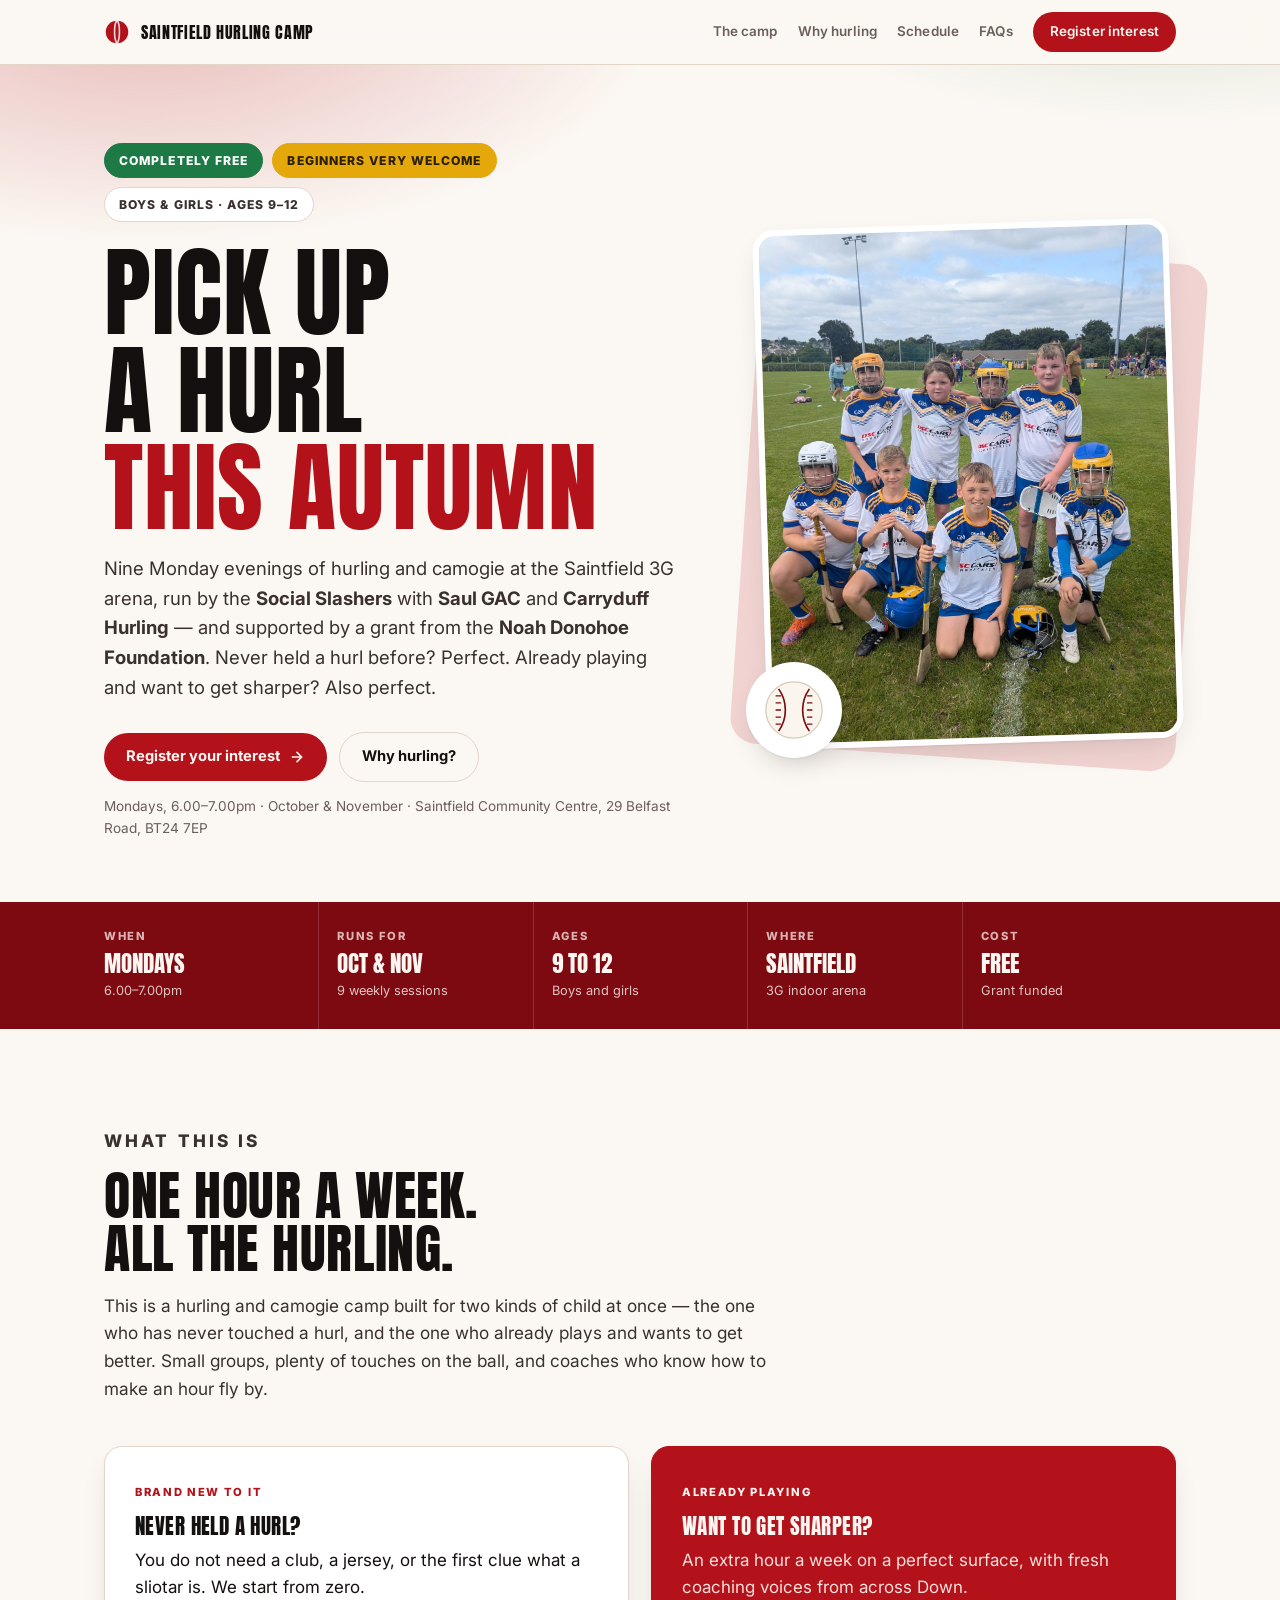
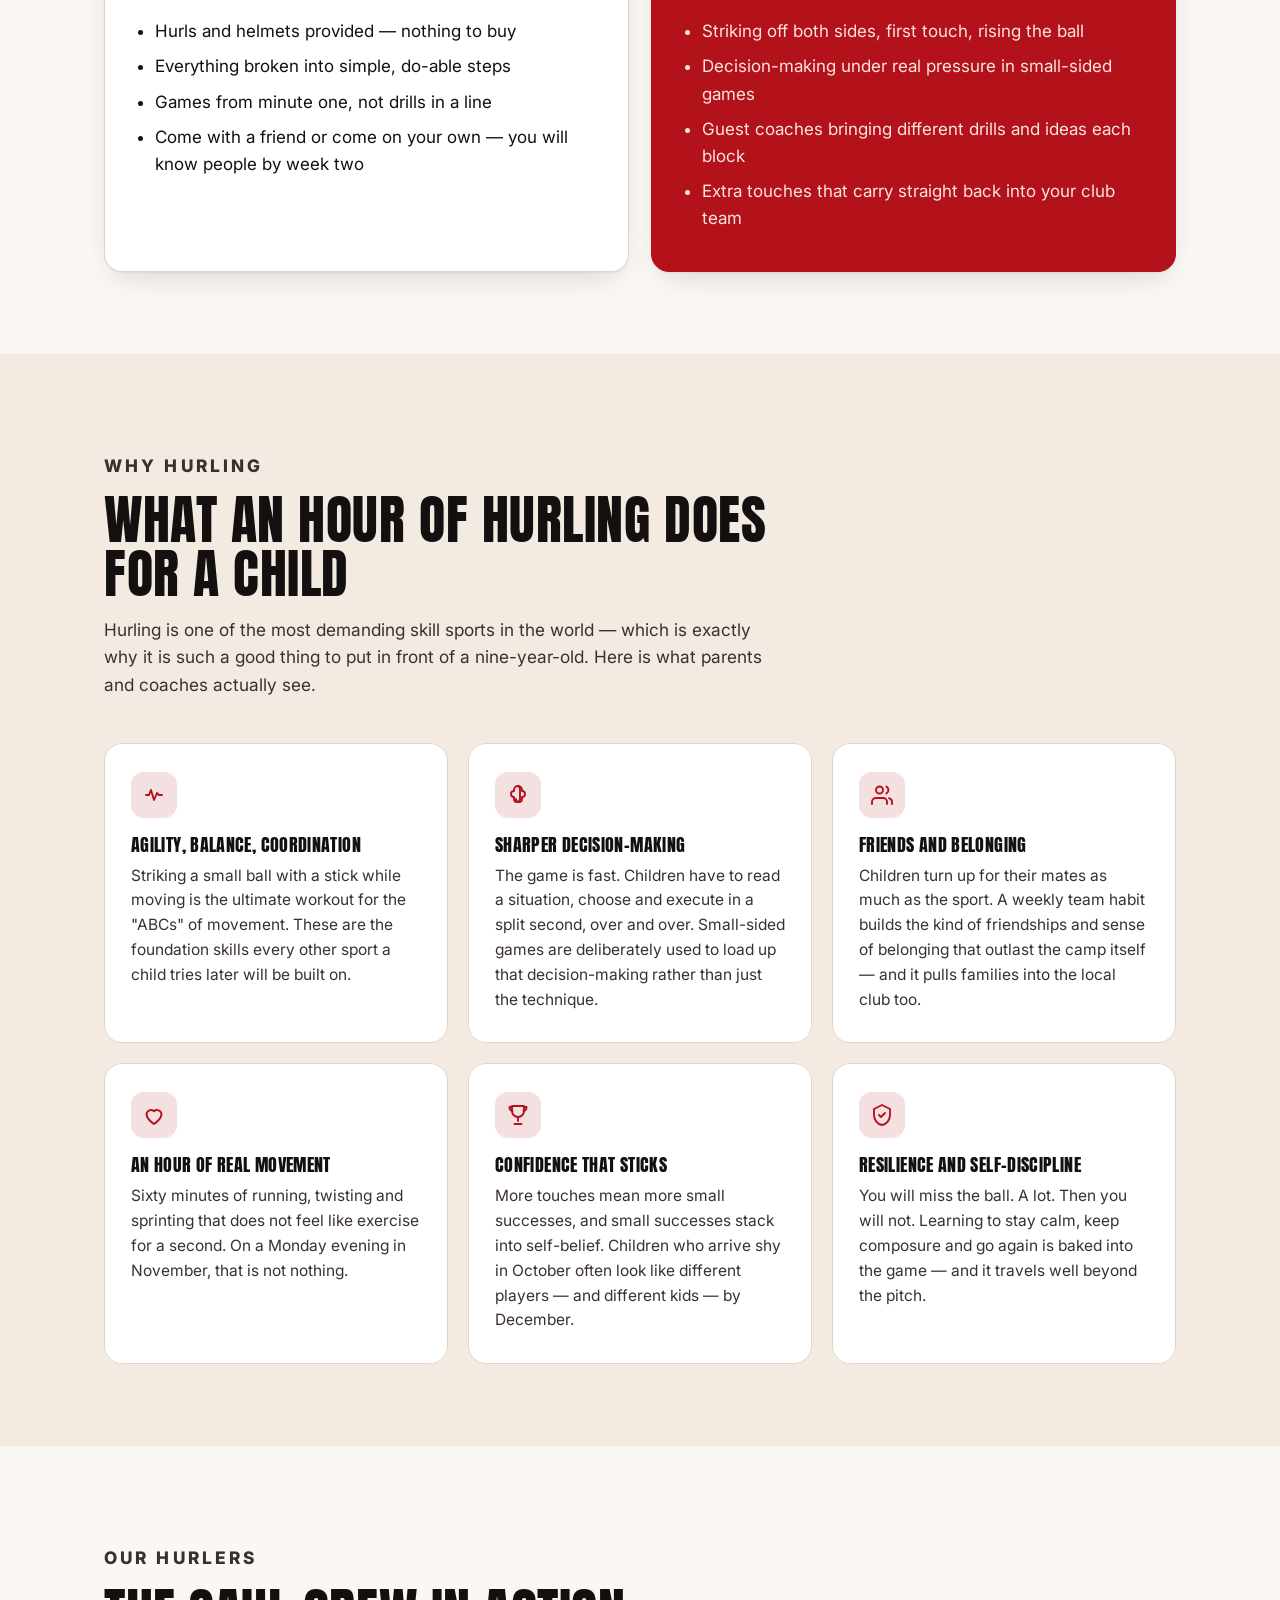
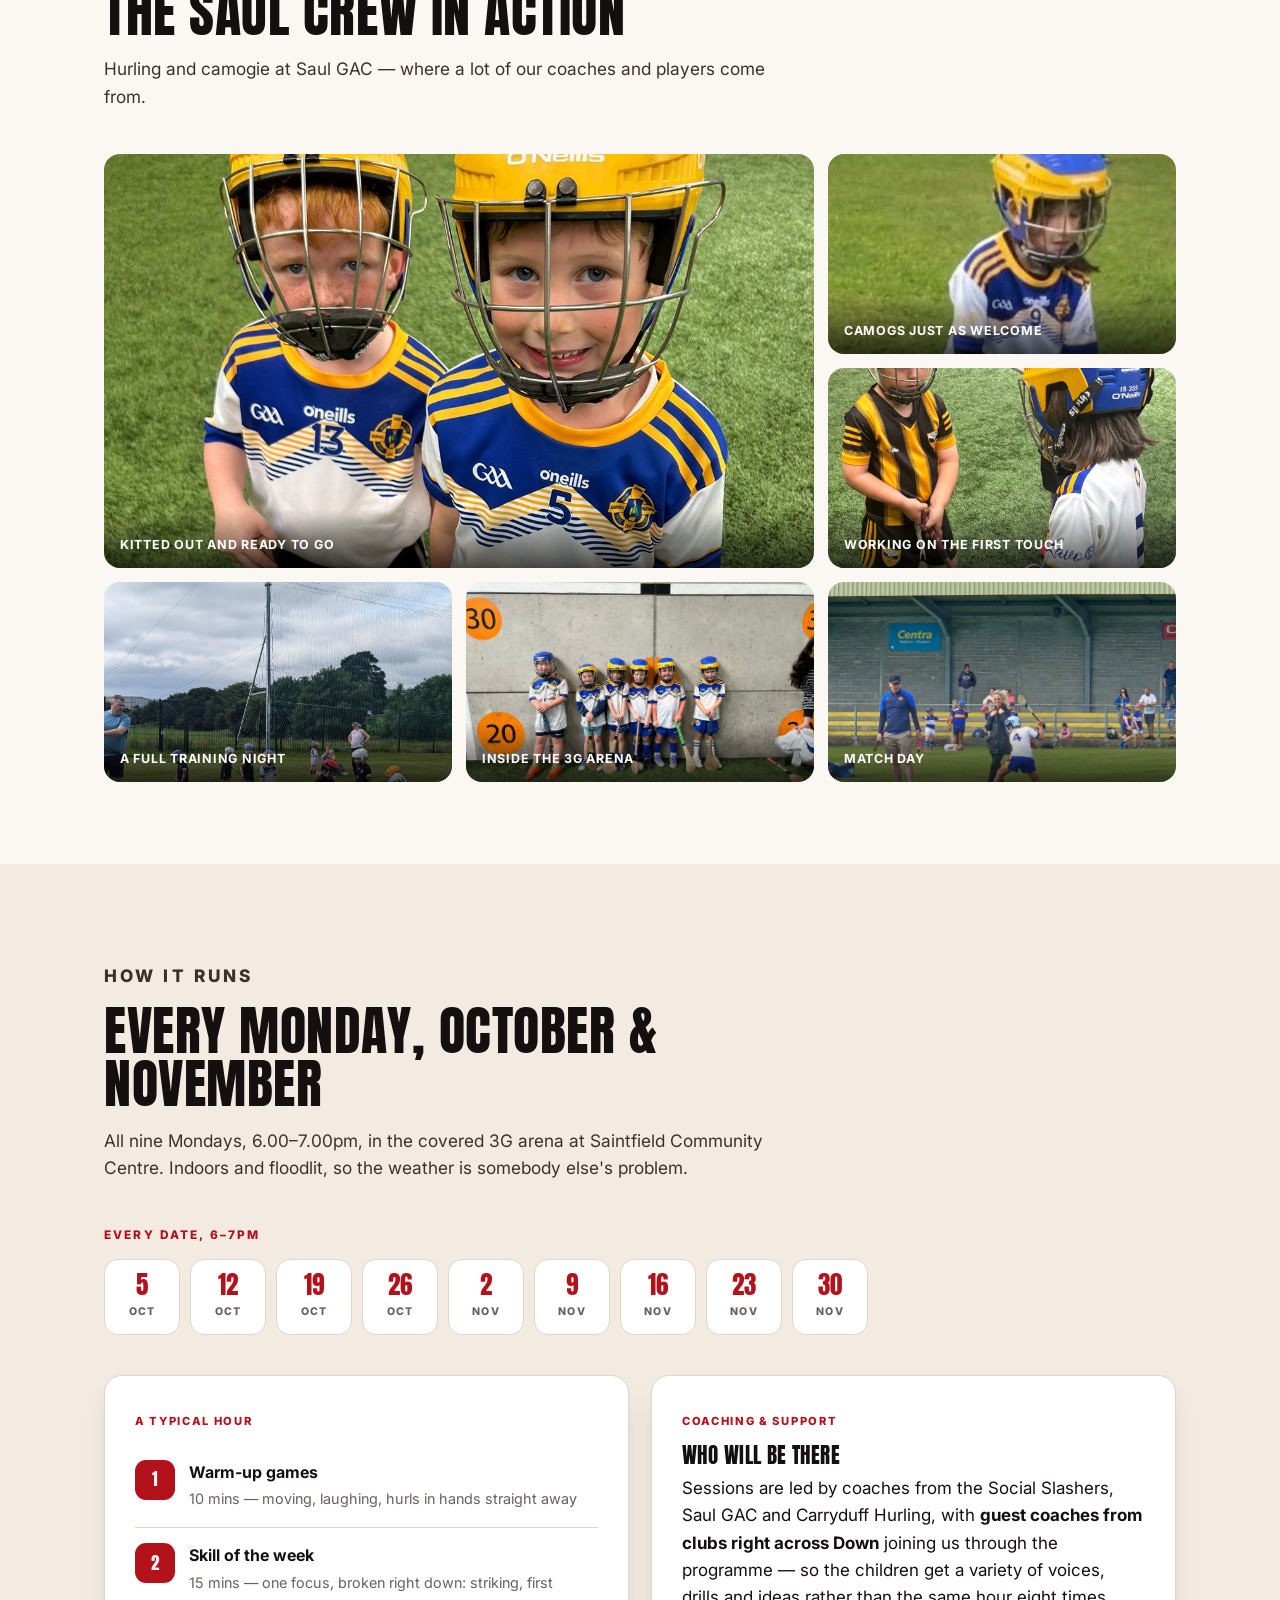
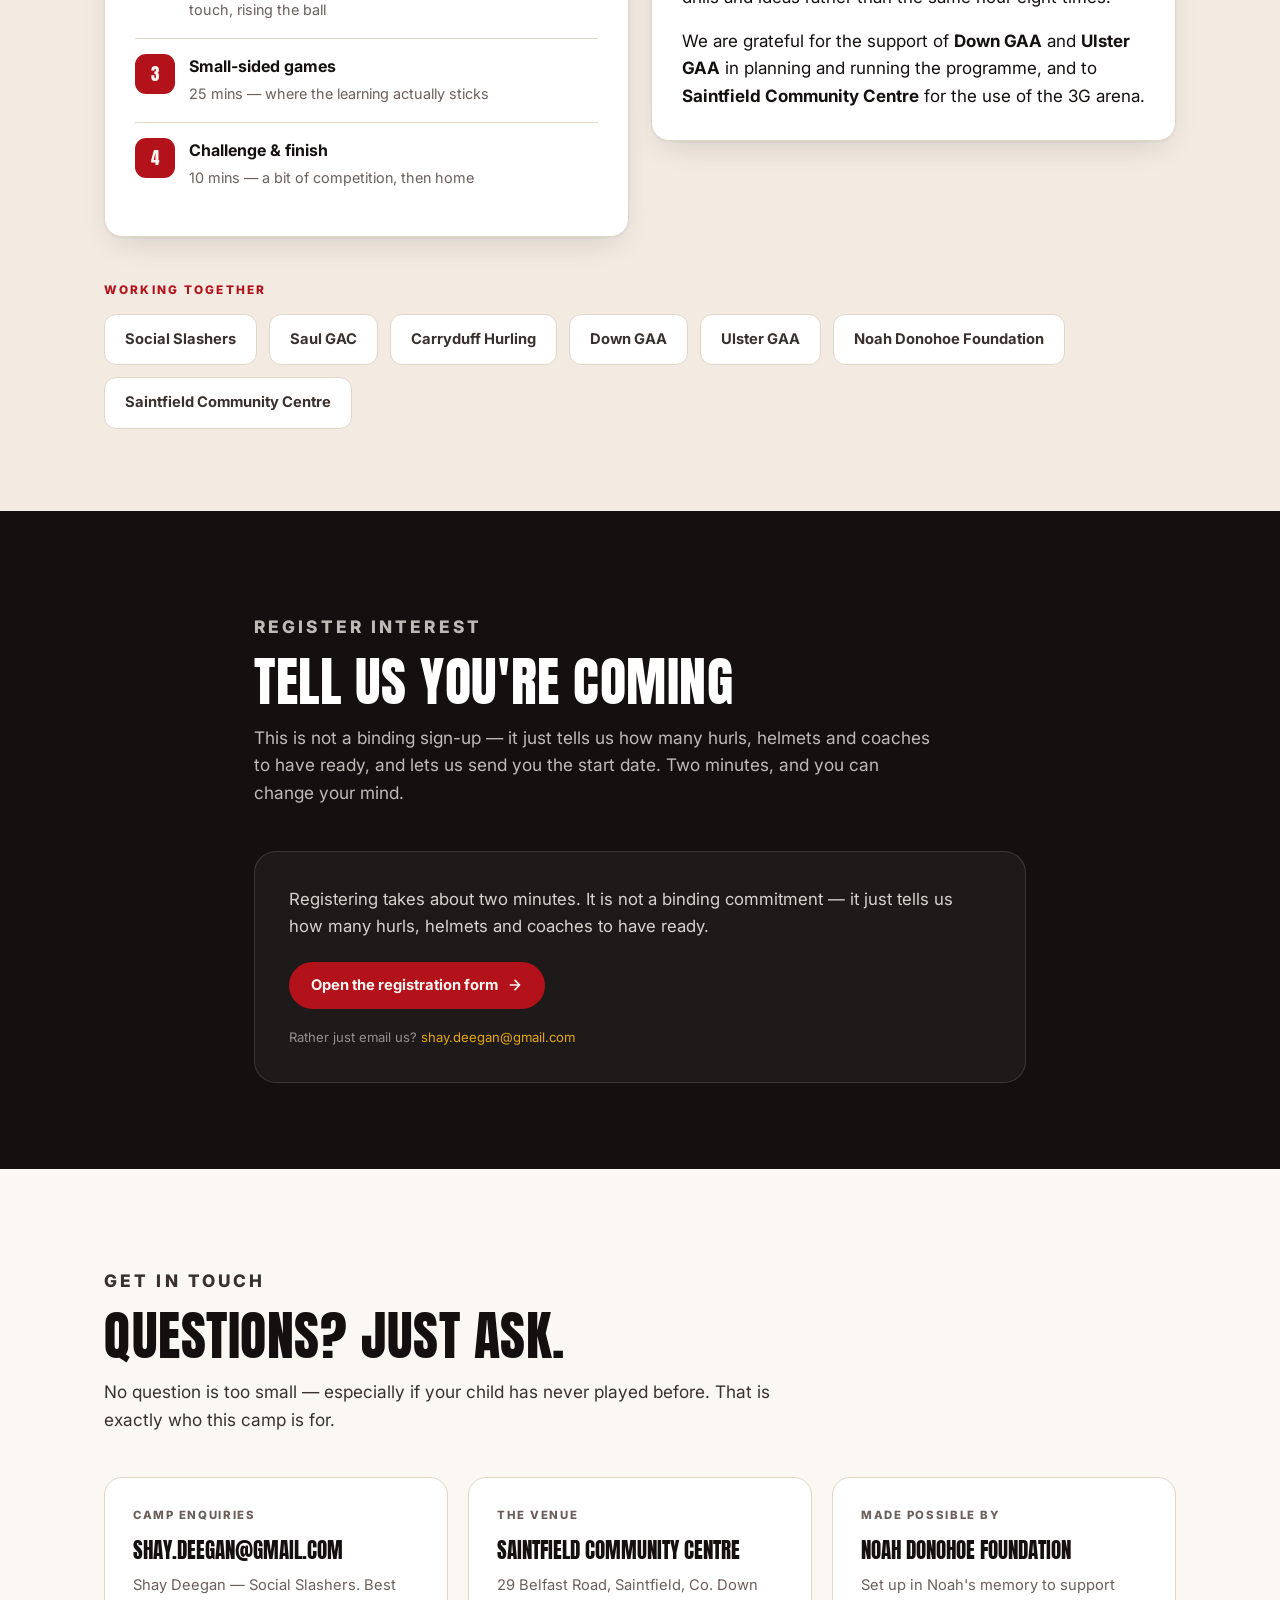
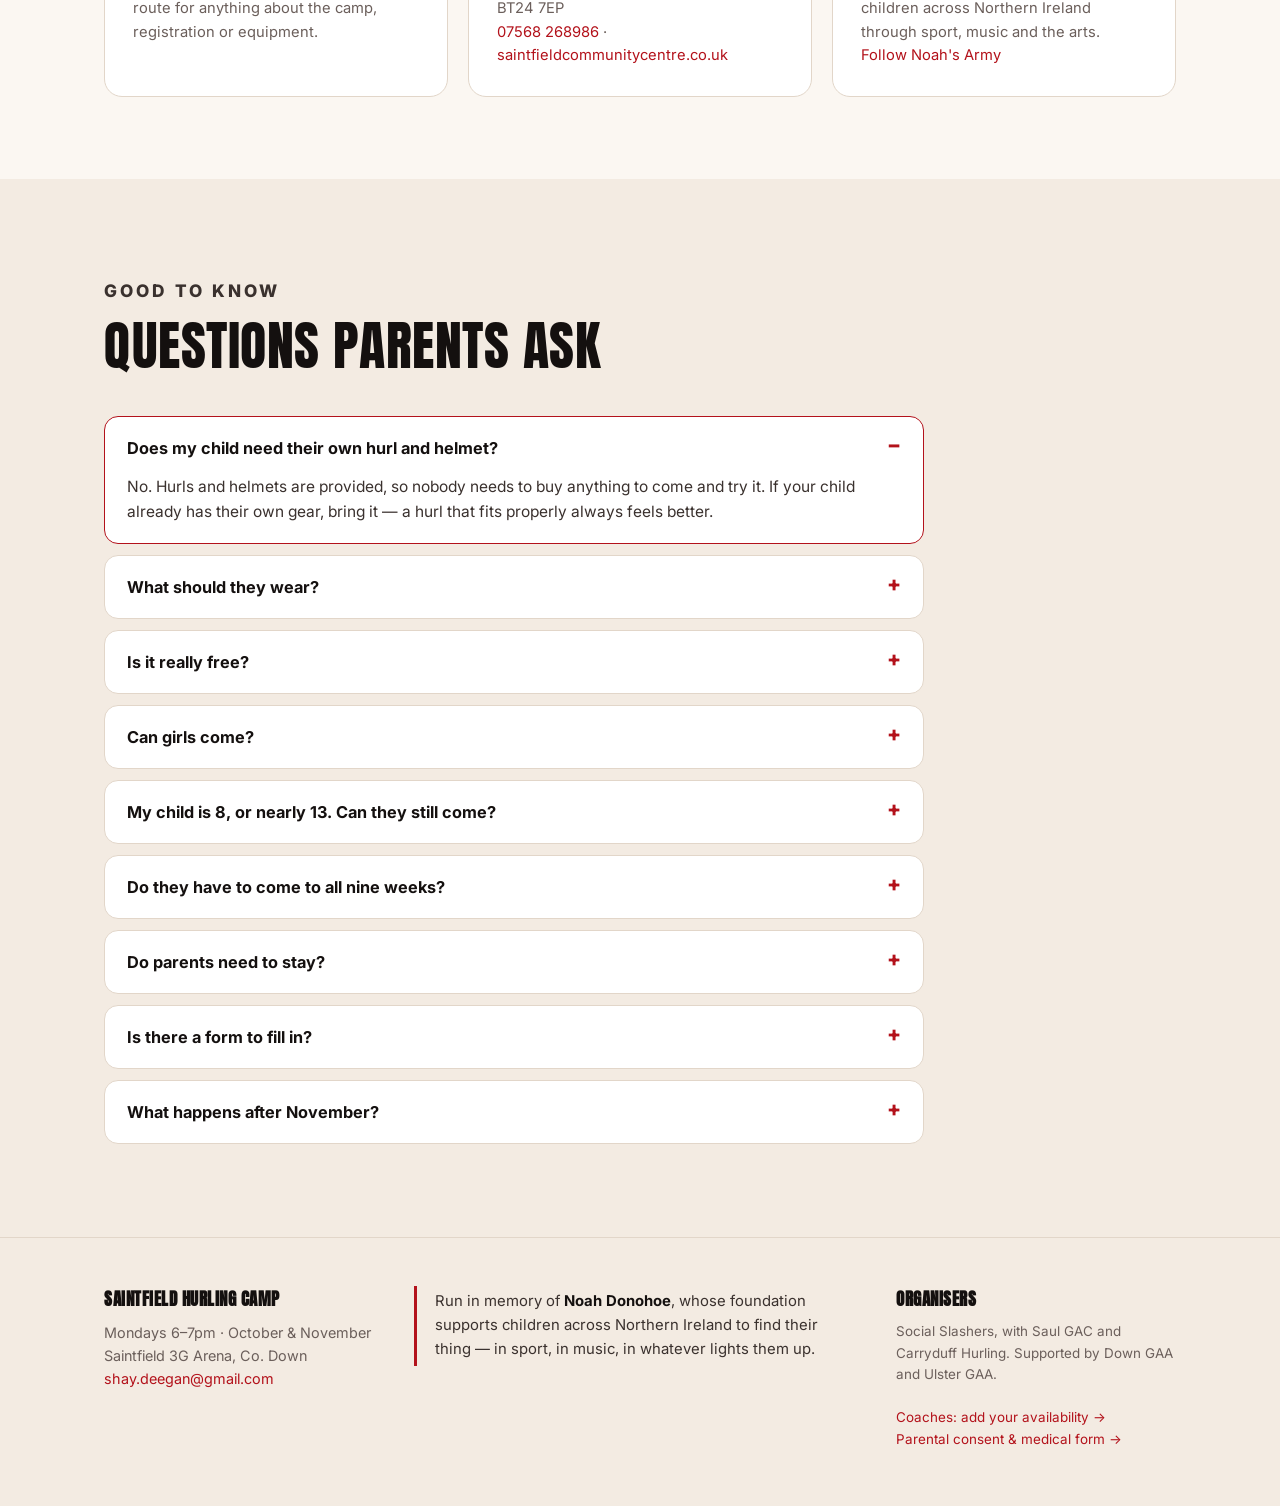
<file: index.html>
<!doctype html>
<html lang="en-GB">
<head>
<meta charset="utf-8">
<meta name="viewport" content="width=device-width,initial-scale=1,viewport-fit=cover">
<title>Saintfield Hurling Camp &mdash; free hurling &amp; camogie, ages 9&ndash;12</title>
<meta name="description" content="Free Monday-evening hurling and camogie for boys and girls aged 9 to 12 at the Saintfield 3G arena, October and November. Beginners very welcome. Hurls and helmets provided.">
<meta name="theme-color" content="#B3121B">
<meta property="og:type" content="website">
<meta property="og:title" content="Saintfield Hurling Camp — free, ages 9–12">
<meta property="og:description" content="Monday evenings 6–7pm, October and November, at the Saintfield 3G arena. Boys and girls, complete beginners very welcome. Hurls and helmets provided, no cost.">
<meta property="og:image" content="https://shaydeegan-code.github.io/saintfield-hurling-camp/team.jpg">
<meta property="og:url" content="https://shaydeegan-code.github.io/saintfield-hurling-camp/">
<meta name="twitter:card" content="summary_large_image">
<link rel="icon" href="data:image/svg+xml,<svg xmlns='http://www.w3.org/2000/svg' viewBox='0 0 100 100'><circle cx='50' cy='50' r='46' fill='%23B3121B'/><path d='M50 4c-13 12-13 80 0 92M50 4c13 12 13 80 0 92' stroke='%23fff' stroke-width='6' fill='none'/></svg>">
<link rel="stylesheet" href="style.css?v=2">
</head>
<body>
<nav>
  <div class="nav-in">
    <a class="brand" href="#top">
      <svg width="26" height="26" viewBox="0 0 24 24" aria-hidden="true">
        <circle cx="12" cy="12" r="10.4" fill="var(--red)"/>
        <path d="M12 1.6c-3 2.6-3 17.3 0 20.8M12 1.6c3 2.6 3 17.3 0 20.8" stroke="#fff" stroke-width="1.5" fill="none" opacity=".85"/>
      </svg>
      Saintfield Hurling Camp
    </a>
    <div class="nav-links">
      <a href="#about">The camp</a>
      <a href="#benefits">Why hurling</a>
      <a href="#schedule">Schedule</a>
      <a href="#faq">FAQs</a>
      <a class="btn btn-sm" href="#interest">Register interest</a>
    </div>
  </div>
</nav>

<div id="top"></div>

<!-- ============ HERO ============ -->
<header class="hero">
  <div class="hero-glow"></div>
  <div class="wrap hero-grid">
    <div>
      <div class="pill-row">
        <span class="pill free">Completely free</span>
        <span class="pill new">Beginners very welcome</span>
        <span class="pill">Boys &amp; girls · ages 9&ndash;12</span>
      </div>
      <h1>Pick up<br>a hurl<span class="line2">this autumn</span></h1>
      <p class="lede">
        Nine Monday evenings of hurling and camogie at the Saintfield 3G arena, run by
        the <strong>Social Slashers</strong> with <strong>Saul GAC</strong> and
        <strong>Carryduff Hurling</strong> &mdash; and supported by a grant from the
        <strong>Noah Donohoe Foundation</strong>. Never held a hurl before? Perfect.
        Already playing and want to get sharper? Also perfect.
      </p>
      <div class="hero-cta">
        <a class="btn" href="#interest">
          Register your interest
          <svg width="16" height="16" viewBox="0 0 24 24" fill="none" stroke="currentColor" stroke-width="2.4" stroke-linecap="round" stroke-linejoin="round" aria-hidden="true"><path d="M5 12h13M12 5l7 7-7 7"/></svg>
        </a>
        <a class="btn btn-ghost" href="#benefits">Why hurling?</a>
      </div>
      <p class="hero-note">Mondays, 6.00&ndash;7.00pm · October &amp; November · Saintfield Community Centre, 29 Belfast Road, BT24 7EP</p>
    </div>

    <div class="art">
      <div class="art-deco"></div>
      <div class="art-frame">
        <img src="team.jpg" alt="Saul GAC underage hurlers in club jerseys and helmets, holding their hurls on the pitch" width="1125" height="1500">
      </div>
      <div class="art-badge">
        <svg viewBox="0 0 100 100" aria-hidden="true" class="floaty">
          <circle cx="50" cy="50" r="44" fill="#FAF6EE" stroke="#D8CBB6" stroke-width="2"/>
          <path d="M26 17c14 20 14 46 0 66M74 17c-14 20-14 46 0 66" stroke="var(--red-deep)" stroke-width="2.6" fill="none"/>
          <g stroke="var(--red-deep)" stroke-width="2" stroke-linecap="round">
            <path d="M22 28h7M22 39h7M22 50h7M22 61h7M22 72h7"/>
            <path d="M71 28h7M71 39h7M71 50h7M71 61h7M71 72h7"/>
          </g>
        </svg>
      </div>
    </div>
  </div>

  <!-- fact strip -->
  <div class="facts">
    <div class="facts-in">
      <div class="fact"><div class="k">When</div><div class="v">Mondays</div><div class="s">6.00&ndash;7.00pm</div></div>
      <div class="fact"><div class="k">Runs for</div><div class="v">Oct &amp; Nov</div><div class="s">9 weekly sessions</div></div>
      <div class="fact"><div class="k">Ages</div><div class="v">9 to 12</div><div class="s">Boys and girls</div></div>
      <div class="fact"><div class="k">Where</div><div class="v">Saintfield</div><div class="s">3G indoor arena</div></div>
      <div class="fact"><div class="k">Cost</div><div class="v">Free</div><div class="s">Grant funded</div></div>
    </div>
  </div>
</header>

<!-- ============ ABOUT ============ -->
<section id="about">
  <div class="wrap">
    <div class="sec-head">
      <p class="eyebrow">What this is</p>
      <h2>One hour a week.<br>All the hurling.</h2>
      <p>
        This is a hurling and camogie camp built for two kinds of child at once &mdash; the one who
        has never touched a hurl, and the one who already plays and wants to get better.
        Small groups, plenty of touches on the ball, and coaches who know how to make
        an hour fly by.
      </p>
    </div>

    <div class="two">
      <div class="card">
        <span class="tag">Brand new to it</span>
        <h3>Never held a hurl?</h3>
        <p>You do not need a club, a jersey, or the first clue what a sliotar is. We start from zero.</p>
        <ul>
          <li>Hurls and helmets provided &mdash; nothing to buy</li>
          <li>Everything broken into simple, do-able steps</li>
          <li>Games from minute one, not drills in a line</li>
          <li>Come with a friend or come on your own &mdash; you will know people by week two</li>
        </ul>
      </div>
      <div class="card card-red">
        <span class="tag">Already playing</span>
        <h3>Want to get sharper?</h3>
        <p>An extra hour a week on a perfect surface, with fresh coaching voices from across Down.</p>
        <ul>
          <li>Striking off both sides, first touch, rising the ball</li>
          <li>Decision-making under real pressure in small-sided games</li>
          <li>Guest coaches bringing different drills and ideas each block</li>
          <li>Extra touches that carry straight back into your club team</li>
        </ul>
      </div>
    </div>
  </div>
</section>

<!-- ============ BENEFITS ============ -->
<section id="benefits" class="alt">
  <div class="wrap">
    <div class="sec-head">
      <p class="eyebrow">Why hurling</p>
      <h2>What an hour of hurling does for a child</h2>
      <p>
        Hurling is one of the most demanding skill sports in the world &mdash; which is
        exactly why it is such a good thing to put in front of a nine-year-old. Here is
        what parents and coaches actually see.
      </p>
    </div>

    <div class="grid3">
      <div class="ben">
        <div class="ico"><svg viewBox="0 0 24 24"><path d="M4 12h3l2-5 3 10 3-7 2 2h3"/></svg></div>
        <h3>Agility, balance, coordination</h3>
        <p>Striking a small ball with a stick while moving is the ultimate workout for the
        "ABCs" of movement. These are the foundation skills every other sport a child
        tries later will be built on.</p>
      </div>
      <div class="ben">
        <div class="ico"><svg viewBox="0 0 24 24"><path d="M12 3a4 4 0 0 0-4 4v1a3 3 0 0 0 0 6v2a3 3 0 0 0 6 0V7a4 4 0 0 0-2-4z"/><path d="M12 3a4 4 0 0 1 4 4v1a3 3 0 0 1 0 6v2a3 3 0 0 1-6 0"/></svg></div>
        <h3>Sharper decision-making</h3>
        <p>The game is fast. Children have to read a situation, choose and execute in a
        split second, over and over. Small-sided games are deliberately used to load up
        that decision-making rather than just the technique.</p>
      </div>
      <div class="ben">
        <div class="ico"><svg viewBox="0 0 24 24"><path d="M17 21v-2a4 4 0 0 0-4-4H6a4 4 0 0 0-4 4v2"/><circle cx="9.5" cy="7" r="3.5"/><path d="M22 21v-2a4 4 0 0 0-3-3.87M16.5 3.6a4 4 0 0 1 0 6.8"/></svg></div>
        <h3>Friends and belonging</h3>
        <p>Children turn up for their mates as much as the sport. A weekly team habit builds
        the kind of friendships and sense of belonging that outlast the camp itself &mdash;
        and it pulls families into the local club too.</p>
      </div>
      <div class="ben">
        <div class="ico"><svg viewBox="0 0 24 24"><path d="M12 21s-7.5-4.6-7.5-10A4.5 4.5 0 0 1 12 8.2 4.5 4.5 0 0 1 19.5 11c0 5.4-7.5 10-7.5 10z"/></svg></div>
        <h3>An hour of real movement</h3>
        <p>Sixty minutes of running, twisting and sprinting that does not feel like exercise
        for a second. On a Monday evening in November, that is not nothing.</p>
      </div>
      <div class="ben">
        <div class="ico"><svg viewBox="0 0 24 24"><path d="M6 3h12v5a6 6 0 0 1-12 0z"/><path d="M12 14v4M8.5 21h7"/><path d="M18 4h2.5a3.5 3.5 0 0 1-3 3.9M6 4H3.5a3.5 3.5 0 0 0 3 3.9"/></svg></div>
        <h3>Confidence that sticks</h3>
        <p>More touches mean more small successes, and small successes stack into
        self-belief. Children who arrive shy in October often look like different
        players &mdash; and different kids &mdash; by December.</p>
      </div>
      <div class="ben">
        <div class="ico"><svg viewBox="0 0 24 24"><path d="M12 2 4 6v6c0 5 3.4 9.2 8 10 4.6-.8 8-5 8-10V6z"/><path d="m9 12 2 2 4-4"/></svg></div>
        <h3>Resilience and self-discipline</h3>
        <p>You will miss the ball. A lot. Then you will not. Learning to stay calm, keep
        composure and go again is baked into the game &mdash; and it travels well beyond
        the pitch.</p>
      </div>
    </div>
  </div>
</section>

<!-- ============ GALLERY ============ -->
<section id="gallery">
  <div class="wrap">
    <div class="sec-head">
      <p class="eyebrow">Our hurlers</p>
      <h2>The Saul crew in action</h2>
      <p>Hurling and camogie at Saul GAC &mdash; where a lot of our coaches and players come from.</p>
    </div>

    <div class="gal">
      <figure class="big">
        <img src="pair-indoor.jpg" alt="Two young hurlers in helmets and club jerseys on the indoor 3G pitch, hurls in hand" loading="lazy">
        <figcaption>Kitted out and ready to go</figcaption>
      </figure>
      <figure>
        <img src="camog.jpg" alt="A young camogie player in a helmet crouching low over her hurl" loading="lazy">
        <figcaption>Camogs just as welcome</figcaption>
      </figure>
      <figure>
        <img src="first-touch.jpg" alt="Two children in helmets working on their first touch with hurls on the 3G surface" loading="lazy">
        <figcaption>Working on the first touch</figcaption>
      </figure>
      <figure>
        <img src="training.jpg" alt="A large group of children with hurls and helmets spread out across the pitch at a training session" loading="lazy">
        <figcaption>A full training night</figcaption>
      </figure>
      <figure>
        <img src="lineup-3g.jpg" alt="Six young hurlers lined up against the wall of the indoor 3G arena with their hurls" loading="lazy">
        <figcaption>Inside the 3G arena</figcaption>
      </figure>
      <figure>
        <img src="match.jpg" alt="A young hurler striking the ball during a match while a coach looks on" loading="lazy">
        <figcaption>Match day</figcaption>
      </figure>
    </div>
  </div>
</section>

<!-- ============ SCHEDULE ============ -->
<section id="schedule" class="alt">
  <div class="wrap">
    <div class="sec-head">
      <p class="eyebrow">How it runs</p>
      <h2>Every Monday, October &amp; November</h2>
      <p>All nine Mondays, 6.00&ndash;7.00pm, in the covered 3G arena at Saintfield Community
      Centre. Indoors and floodlit, so the weather is somebody else's problem.</p>
    </div>

    <p class="eyebrow">Every date, 6&ndash;7pm</p>
    <div class="dates">
      <div class="date"><span class="d">5</span><span class="m">Oct</span></div>
      <div class="date"><span class="d">12</span><span class="m">Oct</span></div>
      <div class="date"><span class="d">19</span><span class="m">Oct</span></div>
      <div class="date"><span class="d">26</span><span class="m">Oct</span></div>
      <div class="date"><span class="d">2</span><span class="m">Nov</span></div>
      <div class="date"><span class="d">9</span><span class="m">Nov</span></div>
      <div class="date"><span class="d">16</span><span class="m">Nov</span></div>
      <div class="date"><span class="d">23</span><span class="m">Nov</span></div>
      <div class="date"><span class="d">30</span><span class="m">Nov</span></div>
    </div>

    <div class="sched">
      <div class="card">
        <span class="tag">A typical hour</span>
        <div class="week"><div class="num">1</div><div class="txt"><strong>Warm-up games</strong><span>10 mins &mdash; moving, laughing, hurls in hands straight away</span></div></div>
        <div class="week"><div class="num">2</div><div class="txt"><strong>Skill of the week</strong><span>15 mins &mdash; one focus, broken right down: striking, first touch, rising the ball</span></div></div>
        <div class="week"><div class="num">3</div><div class="txt"><strong>Small-sided games</strong><span>25 mins &mdash; where the learning actually sticks</span></div></div>
        <div class="week"><div class="num">4</div><div class="txt"><strong>Challenge &amp; finish</strong><span>10 mins &mdash; a bit of competition, then home</span></div></div>
      </div>

      <div class="card">
        <span class="tag">Coaching &amp; support</span>
        <h3>Who will be there</h3>
        <p>Sessions are led by coaches from the Social Slashers, Saul GAC and Carryduff
        Hurling, with <strong>guest coaches from clubs right across Down</strong> joining us
        through the programme &mdash; so the children get a variety of voices, drills and ideas
        rather than the same hour eight times.</p>
        <p style="margin-bottom:0">We are grateful for the support of <strong>Down GAA</strong> and
        <strong>Ulster GAA</strong> in planning and running the programme, and to
        <strong>Saintfield Community Centre</strong> for the use of the 3G arena.</p>
      </div>
    </div>

    <div style="margin-top:44px">
      <p class="eyebrow">Working together</p>
      <div class="logos">
        <span class="logo">Social Slashers</span>
        <span class="logo">Saul GAC</span>
        <span class="logo">Carryduff Hurling</span>
        <span class="logo">Down GAA</span>
        <span class="logo">Ulster GAA</span>
        <span class="logo">Noah Donohoe Foundation</span>
        <span class="logo">Saintfield Community Centre</span>
      </div>
    </div>
  </div>
</section>

<!-- ============ INTEREST FORM ============ -->
<section id="interest">
  <div class="narrow">
    <div class="sec-head">
      <p class="eyebrow">Register interest</p>
      <h2>Tell us you're coming</h2>
      <p>This is not a binding sign-up &mdash; it just tells us how many hurls, helmets and
      coaches to have ready, and lets us send you the start date. Two minutes, and you can
      change your mind.</p>
    </div>

    <div class="form-shell" id="gform-cta" hidden>
      <p style="font-size:1.05rem;margin-bottom:22px;color:rgba(247,241,236,.86)">
        Registering takes about two minutes. It is not a binding commitment &mdash; it just
        tells us how many hurls, helmets and coaches to have ready.
      </p>
      <a class="btn" id="gform-link" href="#" target="_blank" rel="noopener">
        Open the registration form
        <svg width="16" height="16" viewBox="0 0 24 24" fill="none" stroke="currentColor" stroke-width="2.4" stroke-linecap="round" stroke-linejoin="round" aria-hidden="true"><path d="M5 12h13M12 5l7 7-7 7"/></svg>
      </a>
      <p class="hint" style="margin-top:18px">
        Rather just email us? <a href="mailto:shay.deegan@gmail.com?subject=Hurling%20camp%20interest" style="color:var(--gold)">shay.deegan@gmail.com</a>
      </p>
    </div>

    <div class="form-shell" id="builtin-form">
      <form id="f" novalidate>
        <div class="fields">
          <div>
            <label for="pname">Parent / guardian name</label>
            <input type="text" id="pname" name="pname" autocomplete="name" required>
          </div>
          <div>
            <label for="email">Email</label>
            <input type="email" id="email" name="email" autocomplete="email" required>
          </div>
          <div>
            <label for="phone">Mobile <span style="text-transform:none;letter-spacing:0;font-weight:400">(optional)</span></label>
            <input type="tel" id="phone" name="phone" autocomplete="tel">
          </div>
          <div>
            <label for="count">How many children?</label>
            <select id="count" name="count">
              <option>1</option><option>2</option><option>3</option><option>4 or more</option>
            </select>
          </div>
          <div class="full">
            <label for="kids">Child's first name and age</label>
            <input type="text" id="kids" name="kids" placeholder="e.g. Orla, 10 &nbsp;·&nbsp; Fiachra, 12" required>
            <p class="hint">List all children if you are registering more than one.</p>
          </div>
          <div>
            <label for="exp">Hurling experience</label>
            <select id="exp" name="exp">
              <option>Complete beginner &mdash; never played</option>
              <option>Tried it once or twice</option>
              <option>Plays at club / school already</option>
              <option>Mixed &mdash; see notes below</option>
            </select>
          </div>
          <div>
            <label for="club">School or club <span style="text-transform:none;letter-spacing:0;font-weight:400">(optional)</span></label>
            <input type="text" id="club" name="club" placeholder="e.g. Saul GAC, Carryduff, none yet">
          </div>
          <div class="full">
            <label for="notes">Anything we should know? <span style="text-transform:none;letter-spacing:0;font-weight:400">(optional)</span></label>
            <textarea id="notes" name="notes" placeholder="Medical needs, additional needs, a friend they'd like to be grouped with, questions about equipment &mdash; anything at all."></textarea>
          </div>
          <div class="full check">
            <input type="checkbox" id="ok" required>
            <label for="ok">I'm happy for the camp organisers to contact me about this programme. Your details are only used to plan and run the camp and are never shared beyond the organising clubs.</label>
          </div>
        </div>

        <div class="form-actions">
          <button class="btn" type="submit">
            Send my interest
            <svg width="16" height="16" viewBox="0 0 24 24" fill="none" stroke="currentColor" stroke-width="2.4" stroke-linecap="round" stroke-linejoin="round" aria-hidden="true"><path d="M5 12h13M12 5l7 7-7 7"/></svg>
          </button>
          <button class="btn btn-ghost" type="button" id="copy">Copy my details instead</button>
        </div>
        <p id="status" role="status" aria-live="polite"></p>
      </form>
    </div>
  </div>
</section>

<!-- ============ CONTACT ============ -->
<section id="contact">
  <div class="wrap">
    <div class="sec-head">
      <p class="eyebrow">Get in touch</p>
      <h2>Questions? Just ask.</h2>
      <p>No question is too small &mdash; especially if your child has never played before.
      That is exactly who this camp is for.</p>
    </div>

    <div class="contact-grid">
      <div class="cbox">
        <div class="k">Camp enquiries</div>
        <div class="v"><a href="mailto:shay.deegan@gmail.com?subject=Saintfield%20Hurling%20Camp%20enquiry">shay.deegan@gmail.com</a></div>
        <p>Shay Deegan &mdash; Social Slashers. Best route for anything about the camp,
        registration or equipment.</p>
      </div>
      <div class="cbox">
        <div class="k">The venue</div>
        <div class="v">Saintfield Community Centre</div>
        <p>
          29 Belfast Road, Saintfield, Co. Down BT24 7EP<br>
          <a href="tel:+447568268986">07568 268986</a> ·
          <a href="https://www.saintfieldcommunitycentre.co.uk/" target="_blank" rel="noopener">saintfieldcommunitycentre.co.uk</a>
        </p>
      </div>
      <div class="cbox">
        <div class="k">Made possible by</div>
        <div class="v">Noah Donohoe Foundation</div>
        <p>
          Set up in Noah's memory to support children across Northern Ireland through
          sport, music and the arts.
          <a href="https://www.instagram.com/mynoahdonohoe_noahsarmy/" target="_blank" rel="noopener">Follow Noah's Army</a>
        </p>
      </div>
    </div>
  </div>
</section>

<!-- ============ FAQ ============ -->
<section id="faq" class="alt">
  <div class="wrap">
    <div class="sec-head">
      <p class="eyebrow">Good to know</p>
      <h2>Questions parents ask</h2>
    </div>
    <div style="max-width:820px">
      <details open>
        <summary>Does my child need their own hurl and helmet?</summary>
        <p>No. Hurls and helmets are provided, so nobody needs to buy anything to come and
        try it. If your child already has their own gear, bring it &mdash; a hurl that fits
        properly always feels better.</p>
      </details>
      <details>
        <summary>What should they wear?</summary>
        <p>Shorts or tracksuit bottoms, a t-shirt, and astro or trainers for the 3G surface
        (no metal studs). A water bottle, and a light layer for the walk in &mdash; it is a
        covered arena, so it stays dry but it is not heated.</p>
      </details>
      <details>
        <summary>Is it really free?</summary>
        <p>Yes. The programme is funded by a grant from the Noah Donohoe Foundation, with
        support from Down GAA, Ulster GAA and the organising clubs. There is no fee and no
        kit to buy.</p>
      </details>
      <details>
        <summary>Can girls come?</summary>
        <p>Absolutely &mdash; camogie players and hurlers train together here. Boys and girls
        aged 9 to 12 are equally welcome, whatever their experience.</p>
      </details>
      <details>
        <summary>My child is 8, or nearly 13. Can they still come?</summary>
        <p>The programme is designed for 9 to 12 year olds, which is where the coaching and
        the games are pitched. If your child is just outside that, register anyway and put a
        note in the form &mdash; we will let you know what is possible.</p>
      </details>
      <details>
        <summary>Do they have to come to all nine weeks?</summary>
        <p>No. Come as often as you can. It is easier for the children if they are there most
        weeks, but a missed Monday for a birthday party or a school thing is absolutely fine.</p>
      </details>
      <details>
        <summary>Do parents need to stay?</summary>
        <p>You are very welcome to stay and watch &mdash; plenty do, and it is a good way to
        meet other families. Children aged 9 to 12 should be dropped off and collected at the
        arena either way.</p>
      </details>
      <details>
        <summary>Is there a form to fill in?</summary>
        <p>Yes &mdash; one consent and medical form per child, signed by a parent or guardian
        before the first session. It covers how to reach you, anything we need to know about
        your child's health, and who is allowed to collect them. You can
        <a href="consent.html">read and print it here</a>, or fill one in on the night.</p>
      </details>
      <details>
        <summary>What happens after November?</summary>
        <p>That is partly what this camp is for. Children who catch the bug will be pointed
        towards the underage set-up at Saul GAC, Carryduff Hurling or their nearest club, so
        the hurling carries on into next season.</p>
      </details>
    </div>
  </div>
</section>

<footer>
  <div class="wrap foot-in">
    <div style="max-width:340px">
      <strong>Saintfield Hurling Camp</strong>
      Mondays 6&ndash;7pm · October &amp; November<br>
      Saintfield 3G Arena, Co. Down<br>
      <a href="mailto:shay.deegan@gmail.com">shay.deegan@gmail.com</a>
    </div>
    <div class="mem">
      Run in memory of <strong style="display:inline;font-family:var(--body);font-size:inherit;text-transform:none;letter-spacing:0">Noah Donohoe</strong>,
      whose foundation supports children across Northern Ireland to find their thing &mdash;
      in sport, in music, in whatever lights them up.
    </div>
    <div style="max-width:280px;font-size:.84rem">
      <strong>Organisers</strong>
      Social Slashers, with Saul GAC and Carryduff Hurling. Supported by Down GAA and
      Ulster GAA.<br><br>
      <a href="coaches.html">Coaches: add your availability &rarr;</a><br>
      <a href="consent.html">Parental consent &amp; medical form &rarr;</a>
    </div>
  </div>
</footer>

<script>
/* =======================================================================
   SETTINGS — the only part of this file you need to touch.

   Paste your Google Form share links between the quotes. Until you do,
   the page shows the built-in form, which opens a pre-filled email.
   ======================================================================= */
var CONFIG = {
  parentFormUrl: "https://forms.gle/4MpDeyzXFMpf7mfs6",
  coachFormUrl:  "https://forms.gle/Nbn2UG8MYKjbVfKa6",
  email:         "shay.deegan@gmail.com"
};
/* ===================================================================== */

(function(){
  // Swap the built-in email form for the Google Form when one is configured.
  var url = (CONFIG.parentFormUrl || "").trim();
  var cta = document.getElementById('gform-cta');
  var builtin = document.getElementById('builtin-form');
  if (url && cta && builtin){
    document.getElementById('gform-link').href = url;
    cta.hidden = false;
    builtin.hidden = true;
  }
})();

(function(){
  // Anchor links: scroll directly rather than relying on hash navigation,
  // which some embedded/sandboxed viewers block.
  document.addEventListener('click', function(e){
    var a = e.target.closest ? e.target.closest('a[href^="#"]') : null;
    if (!a) return;
    var id = a.getAttribute('href').slice(1);
    if (!id) return;
    var t = document.getElementById(id);
    if (!t) return;
    e.preventDefault();
    t.scrollIntoView({behavior:'smooth', block:'start'});
  });
})();

(function(){
  var form = document.getElementById('f');
  var status = document.getElementById('status');
  var TO = CONFIG.email;

  // Keep a draft so a half-filled form survives an accidental refresh.
  var KEY = 'hurlingCampDraft';
  var ids = ['pname','email','phone','count','kids','exp','club','notes'];
  try{
    var saved = JSON.parse(localStorage.getItem(KEY) || '{}');
    ids.forEach(function(id){
      var el = document.getElementById(id);
      if (el && saved[id]) el.value = saved[id];
    });
  }catch(e){}

  function saveDraft(){
    try{
      var d = {};
      ids.forEach(function(id){
        var el = document.getElementById(id);
        if (el) d[id] = el.value;
      });
      localStorage.setItem(KEY, JSON.stringify(d));
    }catch(e){}
  }
  ids.forEach(function(id){
    var el = document.getElementById(id);
    if (el) el.addEventListener('input', saveDraft);
  });

  function val(id){ var el = document.getElementById(id); return el ? el.value.trim() : ''; }

  function validate(){
    var bad = [];
    [['pname','Your name'],['email','Your email'],['kids',"Your child's name and age"]].forEach(function(p){
      var el = document.getElementById(p[0]);
      el.classList.remove('err');
      if (!el.value.trim()){ el.classList.add('err'); bad.push(p[1]); }
    });
    var em = document.getElementById('email');
    if (em.value.trim() && !/^[^\s@]+@[^\s@]+\.[^\s@]+$/.test(em.value.trim())){
      em.classList.add('err'); bad.push('A valid email address');
    }
    var ok = document.getElementById('ok');
    if (!ok.checked) bad.push('Your consent to be contacted');
    return bad;
  }

  function body(){
    return [
      'Saintfield Hurling Camp — register interest',
      '',
      'Parent / guardian: ' + val('pname'),
      'Email: ' + val('email'),
      'Mobile: ' + (val('phone') || '—'),
      'Number of children: ' + val('count'),
      'Child(ren) and age(s): ' + val('kids'),
      'Experience: ' + val('exp'),
      'School / club: ' + (val('club') || '—'),
      '',
      'Notes:',
      (val('notes') || '—'),
      '',
      'Sent from the camp interest page.'
    ].join('\n');
  }

  form.addEventListener('submit', function(e){
    e.preventDefault();
    var bad = validate();
    if (bad.length){
      status.textContent = 'Still needed: ' + bad.join(', ') + '.';
      var f = form.querySelector('.err');
      if (f) f.focus();
      return;
    }
    var href = 'mailto:' + TO
      + '?subject=' + encodeURIComponent('Hurling camp — interest from ' + val('pname'))
      + '&body=' + encodeURIComponent(body());
    status.textContent = 'Opening your email app with everything filled in — just press send. If nothing opens, use “Copy my details instead” and paste it into an email to ' + TO + '.';
    window.location.href = href;
  });

  document.getElementById('copy').addEventListener('click', function(){
    var text = body();
    function done(){
      status.textContent = 'Copied. Paste it into an email to ' + TO + ' and you are done.';
    }
    if (navigator.clipboard && navigator.clipboard.writeText){
      navigator.clipboard.writeText(text).then(done, fallback);
    } else { fallback(); }
    function fallback(){
      var ta = document.createElement('textarea');
      ta.value = text;
      ta.style.position = 'fixed';
      ta.style.opacity = '0';
      document.body.appendChild(ta);
      ta.select();
      try{ document.execCommand('copy'); done(); }
      catch(err){ status.textContent = 'Could not copy automatically — please email ' + TO + ' with your details.'; }
      document.body.removeChild(ta);
    }
  });
})();
</script>
</body>
</html>
</file>
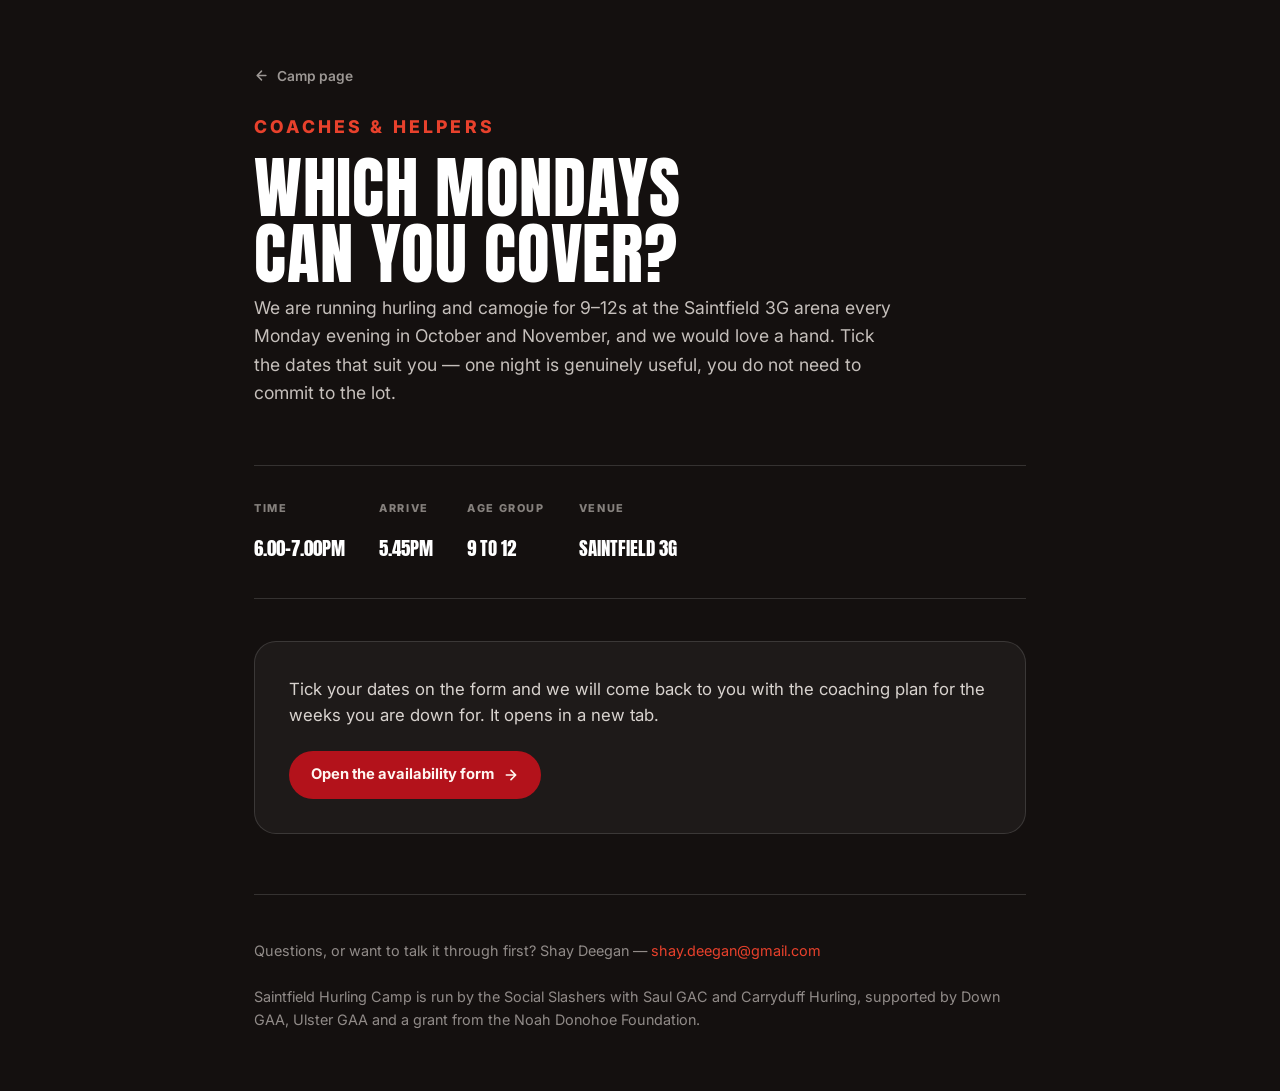
<file: coaches.html>
<!doctype html>
<html lang="en-GB">
<head>
<meta charset="utf-8">
<meta name="viewport" content="width=device-width,initial-scale=1,viewport-fit=cover">
<title>Coach availability &mdash; Saintfield Hurling Camp</title>
<meta name="robots" content="noindex, nofollow">
<meta name="theme-color" content="#B3121B">
<link rel="icon" href="data:image/svg+xml,<svg xmlns='http://www.w3.org/2000/svg' viewBox='0 0 100 100'><circle cx='50' cy='50' r='46' fill='%23B3121B'/><path d='M50 4c-13 12-13 80 0 92M50 4c13 12 13 80 0 92' stroke='%23fff' stroke-width='6' fill='none'/></svg>">
<link rel="stylesheet" href="style.css?v=2">
<style>
  /* coach page only */
  .weeks{display:grid;grid-template-columns:1fr 1fr;gap:10px;margin-top:6px}
  @media (max-width:640px){ .weeks{grid-template-columns:1fr} }
  .wk{
    display:flex;align-items:center;gap:12px;
    padding:14px 16px;border-radius:12px;cursor:pointer;
    border:1.5px solid rgba(255,255,255,.17);background:rgba(0,0,0,.26);
    transition:border-color .15s ease, background .15s ease;
  }
  .wk:hover{border-color:rgba(255,255,255,.34)}
  .wk input{width:20px;height:20px;flex:0 0 20px;accent-color:var(--red-soft);margin:0}
  .wk span{font-size:.98rem;font-weight:600;color:#F7F1EC}
  .wk small{display:block;font-weight:400;font-size:.8rem;color:rgba(247,241,236,.55);margin-top:2px}
  .wk:has(input:checked){border-color:var(--red-soft);background:rgba(242,86,75,.14)}
  .wk-actions{display:flex;gap:10px;flex-wrap:wrap;margin:16px 0 6px}
  .mini{
    background:transparent;border:1.5px solid rgba(255,255,255,.22);color:#F7F1EC;
    font:inherit;font-size:.82rem;font-weight:600;padding:8px 14px;border-radius:999px;cursor:pointer;
  }
  .mini:hover{border-color:var(--red-soft);color:var(--red-soft)}
  #count{font-size:.86rem;color:var(--gold);margin:14px 0 0}
  .role{display:flex;flex-wrap:wrap;gap:9px;margin-top:6px}
  .role label{
    display:inline-flex;align-items:center;gap:9px;margin:0;
    padding:11px 15px;border-radius:999px;cursor:pointer;text-transform:none;letter-spacing:0;
    font-size:.9rem;font-weight:500;color:#F7F1EC;
    border:1.5px solid rgba(255,255,255,.17);background:rgba(0,0,0,.26);
  }
  .role input{width:17px;height:17px;flex:0 0 17px;accent-color:var(--red-soft);margin:0}
  .role label:has(input:checked){border-color:var(--red-soft);background:rgba(242,86,75,.14)}
  /* this page is dark end-to-end */
  body{background:var(--ink)}
  .coach-wrap{max-width:820px;margin:0 auto;padding:0 24px}
  /* padding-block, not a padding shorthand — a shorthand here would zero out
     the 24px side gutter that .coach-wrap provides, and the text would run
     edge-to-edge on a phone. */
  .coach-head{padding-block:64px 40px}
  .coach-head h1{font-size:clamp(2.4rem,7vw,4.2rem);color:#fff}
  .coach-head .eyebrow{color:var(--red-soft)}
  .coach-head p{color:rgba(247,241,236,.78);font-size:1.1rem;max-width:58ch}
  .backlink{
    display:inline-flex;align-items:center;gap:8px;font-size:.86rem;font-weight:600;
    color:rgba(247,241,236,.6);margin-bottom:26px;
  }
  .backlink:hover{color:var(--red-soft);text-decoration:none}
  .coach-facts{
    display:flex;flex-wrap:wrap;gap:0 34px;padding:22px 0;margin:0 0 42px;
    border-top:1px solid rgba(255,255,255,.14);border-bottom:1px solid rgba(255,255,255,.14);
  }
  .coach-facts div{padding:6px 0}
  .coach-facts .k{font-size:.68rem;font-weight:800;letter-spacing:.15em;text-transform:uppercase;color:rgba(247,241,236,.5);margin-bottom:4px}
  .coach-facts .v{font-family:var(--display);font-size:1.2rem;text-transform:uppercase;color:#fff}
  .coach-foot{padding:44px 0 60px;color:rgba(247,241,236,.55);font-size:.9rem;border-top:1px solid rgba(255,255,255,.14);margin-top:60px}
  .coach-foot a{color:var(--red-soft)}
  .note{
    border-left:3px solid var(--gold);padding:2px 0 2px 16px;margin:0 0 30px;
    font-size:.93rem;color:rgba(247,241,236,.72);
  }
</style>
</head>
<body>

<div class="coach-wrap coach-head">
  <a class="backlink" href="index.html">
    <svg width="15" height="15" viewBox="0 0 24 24" fill="none" stroke="currentColor" stroke-width="2.4" stroke-linecap="round" stroke-linejoin="round" aria-hidden="true"><path d="M19 12H6M12 19l-7-7 7-7"/></svg>
    Camp page
  </a>
  <p class="eyebrow">Coaches &amp; helpers</p>
  <h1>Which Mondays<br>can you cover?</h1>
  <p>
    We are running hurling and camogie for 9&ndash;12s at the Saintfield 3G arena every
    Monday evening in October and November, and we would love a hand. Tick the dates
    that suit you &mdash; one night is genuinely useful, you do not need to commit to the lot.
  </p>
</div>

<div class="coach-wrap">
  <div class="coach-facts">
    <div><div class="k">Time</div><div class="v">6.00&ndash;7.00pm</div></div>
    <div><div class="k">Arrive</div><div class="v">5.45pm</div></div>
    <div><div class="k">Age group</div><div class="v">9 to 12</div></div>
    <div><div class="k">Venue</div><div class="v">Saintfield 3G</div></div>
  </div>

  <div id="gform-cta" class="form-shell" hidden style="margin-bottom:40px">
    <p style="font-size:1.05rem;margin-bottom:22px;color:rgba(247,241,236,.86)">
      Tick your dates on the form and we will come back to you with the coaching plan
      for the weeks you are down for. It opens in a new tab.
    </p>
    <a class="btn" id="gform-link" href="#" target="_blank" rel="noopener">
      Open the availability form
      <svg width="16" height="16" viewBox="0 0 24 24" fill="none" stroke="currentColor" stroke-width="2.4" stroke-linecap="round" stroke-linejoin="round" aria-hidden="true"><path d="M5 12h13M12 5l7 7-7 7"/></svg>
    </a>
  </div>

  <div class="form-shell" id="builtin-form">
    <p class="note">
      Nine sessions, every Monday in October and November. Tick everything you could
      make &mdash; one night is genuinely useful, and we will fit the rota around what
      people can offer.
    </p>

    <form id="cf" novalidate>
      <div class="fields">
        <div>
          <label for="name">Your name</label>
          <input type="text" id="name" autocomplete="name" required>
        </div>
        <div>
          <label for="club">Club</label>
          <input type="text" id="club" placeholder="e.g. Saul GAC, Carryduff, Social Slashers">
        </div>
        <div>
          <label for="email">Email</label>
          <input type="email" id="email" autocomplete="email" required>
        </div>
        <div>
          <label for="mobile">Mobile</label>
          <input type="tel" id="mobile" autocomplete="tel">
        </div>

        <div class="full">
          <label>Which Mondays can you make?</label>
          <div class="wk-actions">
            <button class="mini" type="button" id="all">Select all</button>
            <button class="mini" type="button" id="none">Clear all</button>
            <button class="mini" type="button" id="oct">October only</button>
            <button class="mini" type="button" id="nov">November only</button>
          </div>
          <div class="weeks" id="weeks"></div>
          <p id="count">No dates selected yet.</p>
        </div>

        <div class="full">
          <label>How would you like to help?</label>
          <div class="role">
            <label><input type="checkbox" class="r" value="Lead a session"> Lead a session</label>
            <label><input type="checkbox" class="r" value="Assist / take a group"> Assist a group</label>
            <label><input type="checkbox" class="r" value="Goalkeeping"> Goalkeeping</label>
            <label><input type="checkbox" class="r" value="Camogie focus"> Camogie focus</label>
            <label><input type="checkbox" class="r" value="Set-up and gear"> Set-up &amp; gear</label>
            <label><input type="checkbox" class="r" value="Sign-in and supervision"> Sign-in desk</label>
          </div>
        </div>

        <div>
          <label for="qual">Coaching qualification</label>
          <select id="qual">
            <option>Foundation Award</option>
            <option>Award 1 Hurling / Camogie</option>
            <option>Award 2</option>
            <option>Other / in progress</option>
            <option>None &mdash; happy to assist</option>
          </select>
        </div>
        <div>
          <label for="vetting">Access NI vetting</label>
          <select id="vetting">
            <option>Yes, current through my club</option>
            <option>Yes, but needs renewed</option>
            <option>Not yet &mdash; happy to start it</option>
            <option>Not sure</option>
          </select>
        </div>

        <div class="full">
          <label for="notes">Anything else? <span style="text-transform:none;letter-spacing:0;font-weight:400">(optional)</span></label>
          <textarea id="notes" placeholder="Dates you are only a maybe on, a session you would like to run, gear you can bring, someone else worth asking."></textarea>
        </div>

        <div class="full check">
          <input type="checkbox" id="ok" required>
          <label for="ok">Happy for the organisers to contact me about the camp rota. Your details are used
          only to plan the coaching schedule and are not shared beyond the organising clubs.</label>
        </div>
      </div>

      <div class="form-actions">
        <button class="btn" type="submit">
          Send my availability
          <svg width="16" height="16" viewBox="0 0 24 24" fill="none" stroke="currentColor" stroke-width="2.4" stroke-linecap="round" stroke-linejoin="round" aria-hidden="true"><path d="M5 12h13M12 5l7 7-7 7"/></svg>
        </button>
        <button class="btn btn-ghost" type="button" id="copy">Copy my details instead</button>
      </div>
      <p id="status" role="status" aria-live="polite"></p>
    </form>
  </div>

  <div class="coach-foot">
    Questions, or want to talk it through first? Shay Deegan &mdash;
    <a href="mailto:shay.deegan@gmail.com?subject=Hurling%20camp%20coaching">shay.deegan@gmail.com</a><br><br>
    Saintfield Hurling Camp is run by the Social Slashers with Saul GAC and Carryduff Hurling,
    supported by Down GAA, Ulster GAA and a grant from the Noah Donohoe Foundation.
  </div>
</div>

<script>
/* =======================================================================
   SETTINGS — paste your Google Form link for coaches between the quotes.
   Leave it empty to keep using the built-in form, which opens a
   pre-filled email.
   ======================================================================= */
var CONFIG = {
  coachFormUrl: "https://forms.gle/Nbn2UG8MYKjbVfKa6",
  email:        "shay.deegan@gmail.com"
};
/* ===================================================================== */

/* The nine Mondays in October and November 2026. */
var DATES = [
  {d:"Mon 5 Oct",  m:"oct"},
  {d:"Mon 12 Oct", m:"oct"},
  {d:"Mon 19 Oct", m:"oct"},
  {d:"Mon 26 Oct", m:"oct", note:"Halloween half-term"},
  {d:"Mon 2 Nov",  m:"nov"},
  {d:"Mon 9 Nov",  m:"nov"},
  {d:"Mon 16 Nov", m:"nov"},
  {d:"Mon 23 Nov", m:"nov"},
  {d:"Mon 30 Nov", m:"nov"}
];

(function(){
  var url = (CONFIG.coachFormUrl || "").trim();
  var cta = document.getElementById('gform-cta');
  var builtin = document.getElementById('builtin-form');
  if (url && cta && builtin){
    document.getElementById('gform-link').href = url;
    cta.hidden = false;
    builtin.hidden = true;
    return;
  }
  buildForm();
})();

function buildForm(){
  var wrap = document.getElementById('weeks');
  var status = document.getElementById('status');
  var countEl = document.getElementById('count');

  DATES.forEach(function(item, i){
    var l = document.createElement('label');
    l.className = 'wk';
    var cb = document.createElement('input');
    cb.type = 'checkbox';
    cb.className = 'w';
    cb.value = item.d;
    cb.dataset.month = item.m;
    cb.id = 'w' + i;
    var sp = document.createElement('span');
    sp.textContent = item.d;
    if (item.note){
      var sm = document.createElement('small');
      sm.textContent = item.note;
      sp.appendChild(sm);
    }
    l.appendChild(cb);
    l.appendChild(sp);
    wrap.appendChild(l);
  });

  var boxes = [].slice.call(document.querySelectorAll('.w'));

  function picked(){ return boxes.filter(function(b){ return b.checked; }); }
  function refresh(){
    var n = picked().length;
    countEl.textContent = n === 0 ? 'No dates selected yet.'
      : n === 1 ? '1 date selected.' : n + ' dates selected.';
  }
  boxes.forEach(function(b){ b.addEventListener('change', refresh); });

  function setAll(fn){ boxes.forEach(function(b){ b.checked = fn(b); }); refresh(); }
  document.getElementById('all').onclick  = function(){ setAll(function(){ return true; }); };
  document.getElementById('none').onclick = function(){ setAll(function(){ return false; }); };
  document.getElementById('oct').onclick  = function(){ setAll(function(b){ return b.dataset.month === 'oct'; }); };
  document.getElementById('nov').onclick  = function(){ setAll(function(b){ return b.dataset.month === 'nov'; }); };

  function val(id){ var e = document.getElementById(id); return e ? e.value.trim() : ''; }

  function body(){
    var dates = picked().map(function(b){ return b.value; });
    var roles = [].slice.call(document.querySelectorAll('.r'))
                  .filter(function(b){ return b.checked; })
                  .map(function(b){ return b.value; });
    return [
      'Saintfield Hurling Camp — coach availability',
      '',
      'Name: ' + val('name'),
      'Club: ' + (val('club') || '—'),
      'Email: ' + val('email'),
      'Mobile: ' + (val('mobile') || '—'),
      '',
      'AVAILABLE (' + dates.length + ' of ' + DATES.length + '):',
      (dates.length ? dates.map(function(d){ return '  • ' + d; }).join('\n') : '  none selected'),
      '',
      'Can help with: ' + (roles.length ? roles.join(', ') : '—'),
      'Qualification: ' + val('qual'),
      'Access NI vetting: ' + val('vetting'),
      '',
      'Notes:',
      (val('notes') || '—')
    ].join('\n');
  }

  function validate(){
    var bad = [];
    [['name','Your name'],['email','Your email']].forEach(function(p){
      var el = document.getElementById(p[0]);
      el.classList.remove('err');
      if (!el.value.trim()){ el.classList.add('err'); bad.push(p[1]); }
    });
    var em = document.getElementById('email');
    if (em.value.trim() && !/^[^\s@]+@[^\s@]+\.[^\s@]+$/.test(em.value.trim())){
      em.classList.add('err'); bad.push('A valid email address');
    }
    if (picked().length === 0) bad.push('At least one Monday');
    if (!document.getElementById('ok').checked) bad.push('Your consent to be contacted');
    return bad;
  }

  document.getElementById('cf').addEventListener('submit', function(e){
    e.preventDefault();
    var bad = validate();
    if (bad.length){
      status.textContent = 'Still needed: ' + bad.join(', ') + '.';
      var f = document.querySelector('.err');
      if (f) f.focus();
      return;
    }
    status.textContent = 'Opening your email app with everything filled in — just press send. '
      + 'If nothing opens, use “Copy my details instead” and paste it into an email to ' + CONFIG.email + '.';
    window.location.href = 'mailto:' + CONFIG.email
      + '?subject=' + encodeURIComponent('Coach availability — ' + val('name'))
      + '&body=' + encodeURIComponent(body());
  });

  document.getElementById('copy').addEventListener('click', function(){
    var text = body();
    function done(){ status.textContent = 'Copied. Paste it into an email to ' + CONFIG.email + '.'; }
    function fallback(){
      var ta = document.createElement('textarea');
      ta.value = text; ta.style.position = 'fixed'; ta.style.opacity = '0';
      document.body.appendChild(ta); ta.select();
      try { document.execCommand('copy'); done(); }
      catch (err){ status.textContent = 'Could not copy — please email ' + CONFIG.email + '.'; }
      document.body.removeChild(ta);
    }
    if (navigator.clipboard && navigator.clipboard.writeText){
      navigator.clipboard.writeText(text).then(done, fallback);
    } else { fallback(); }
  });

  refresh();
}
</script>
</body>
</html>
</file>
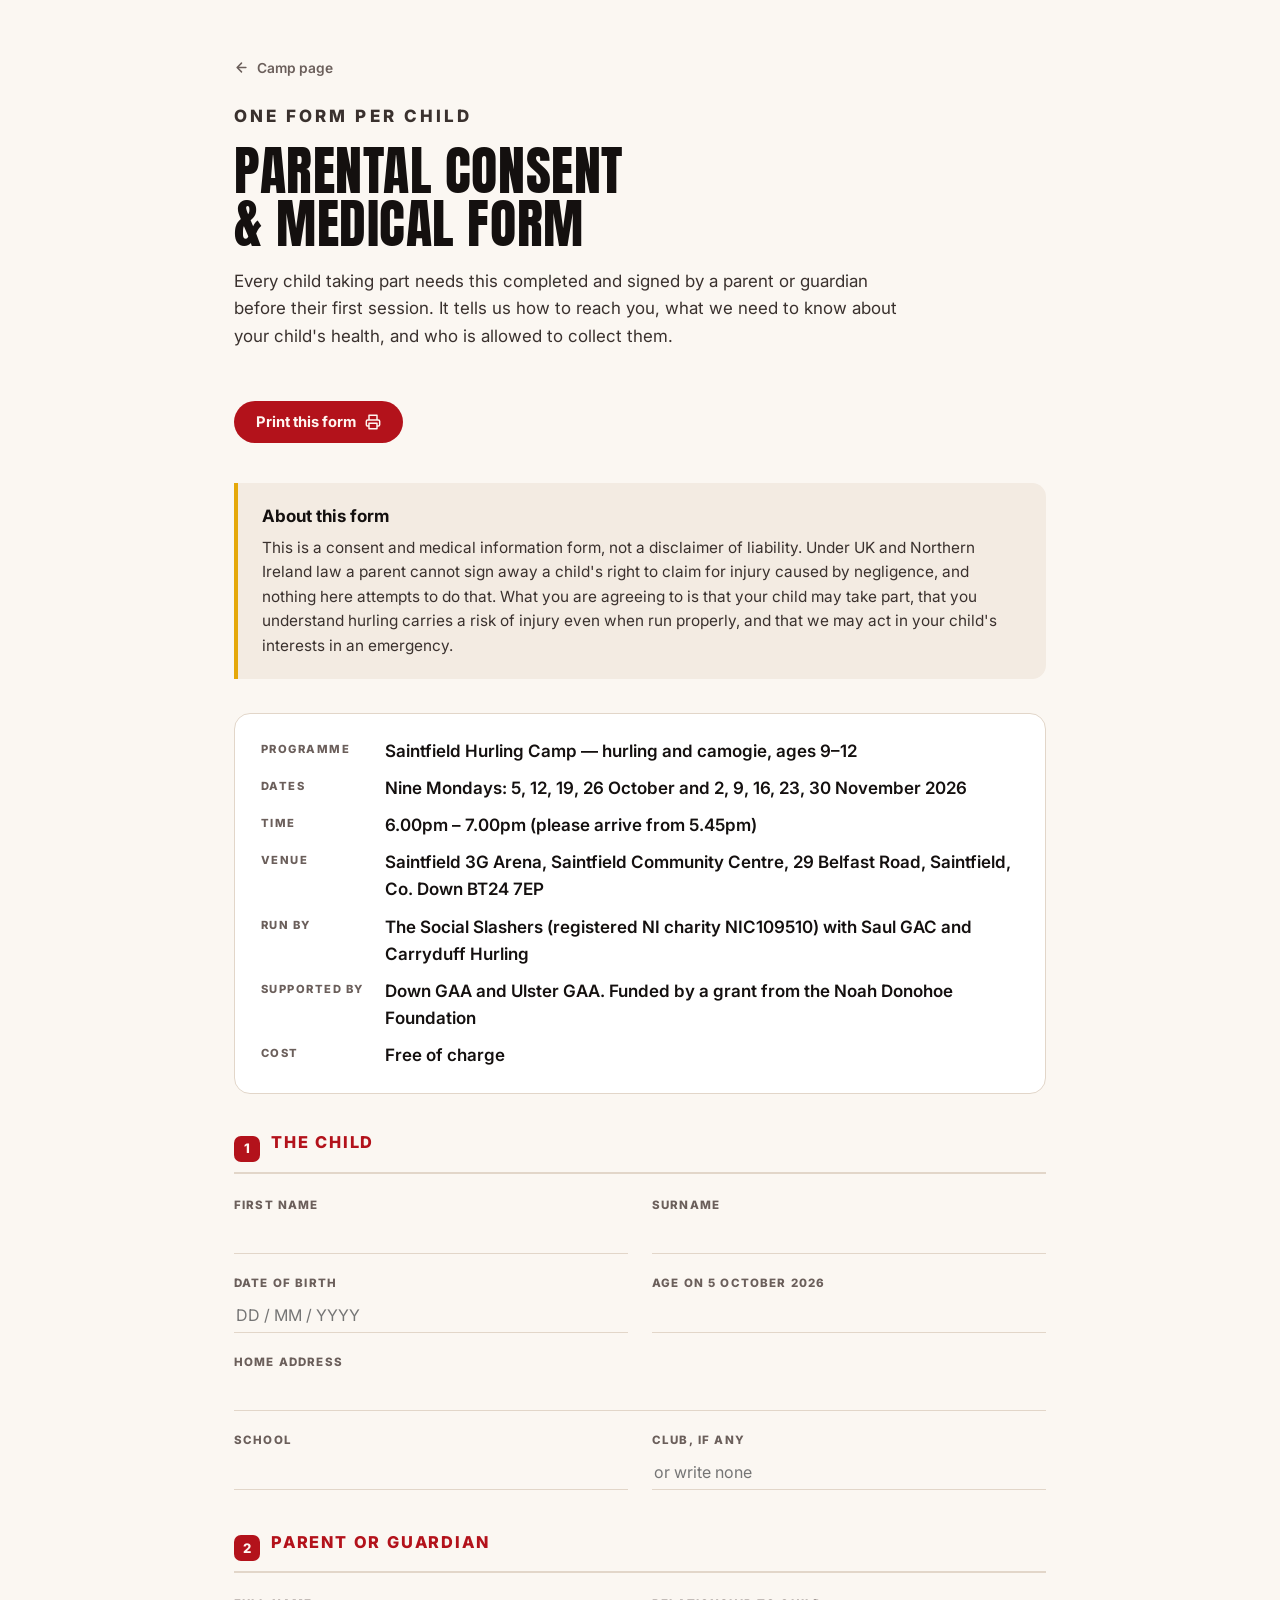
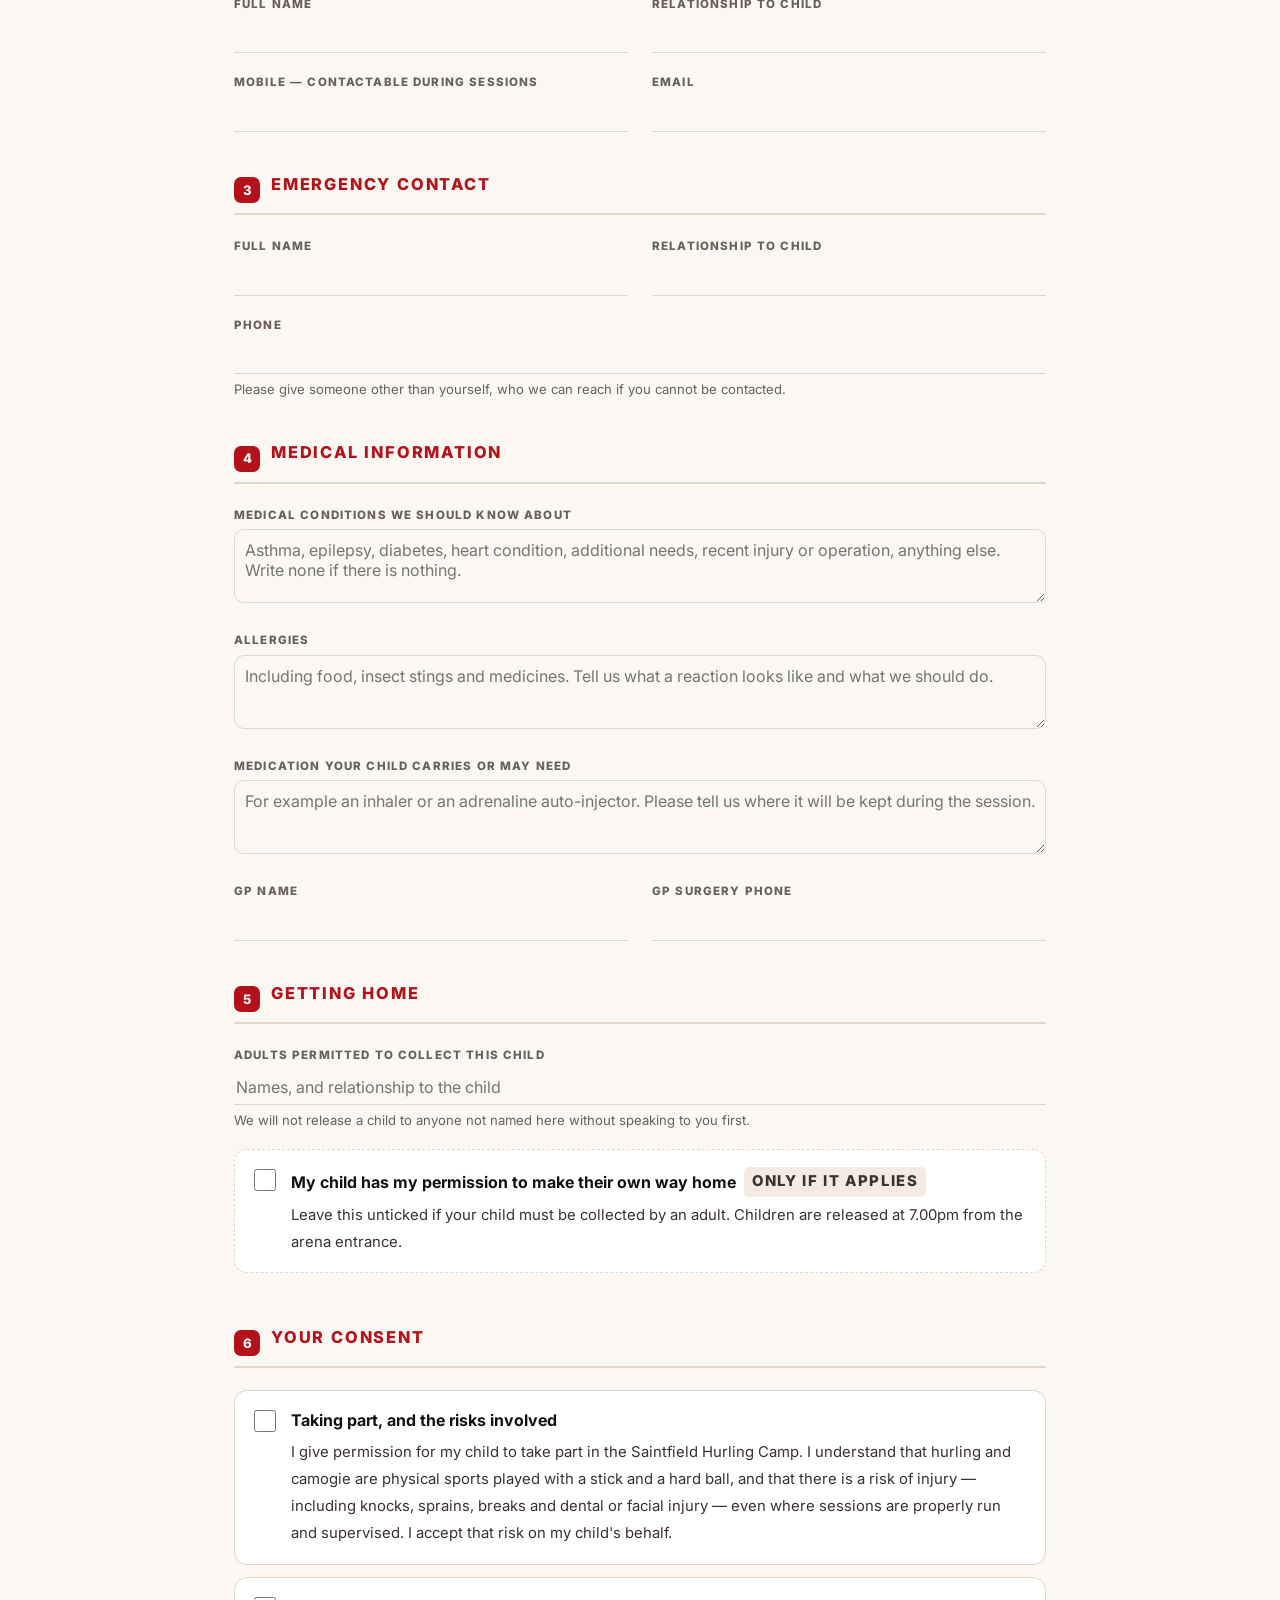
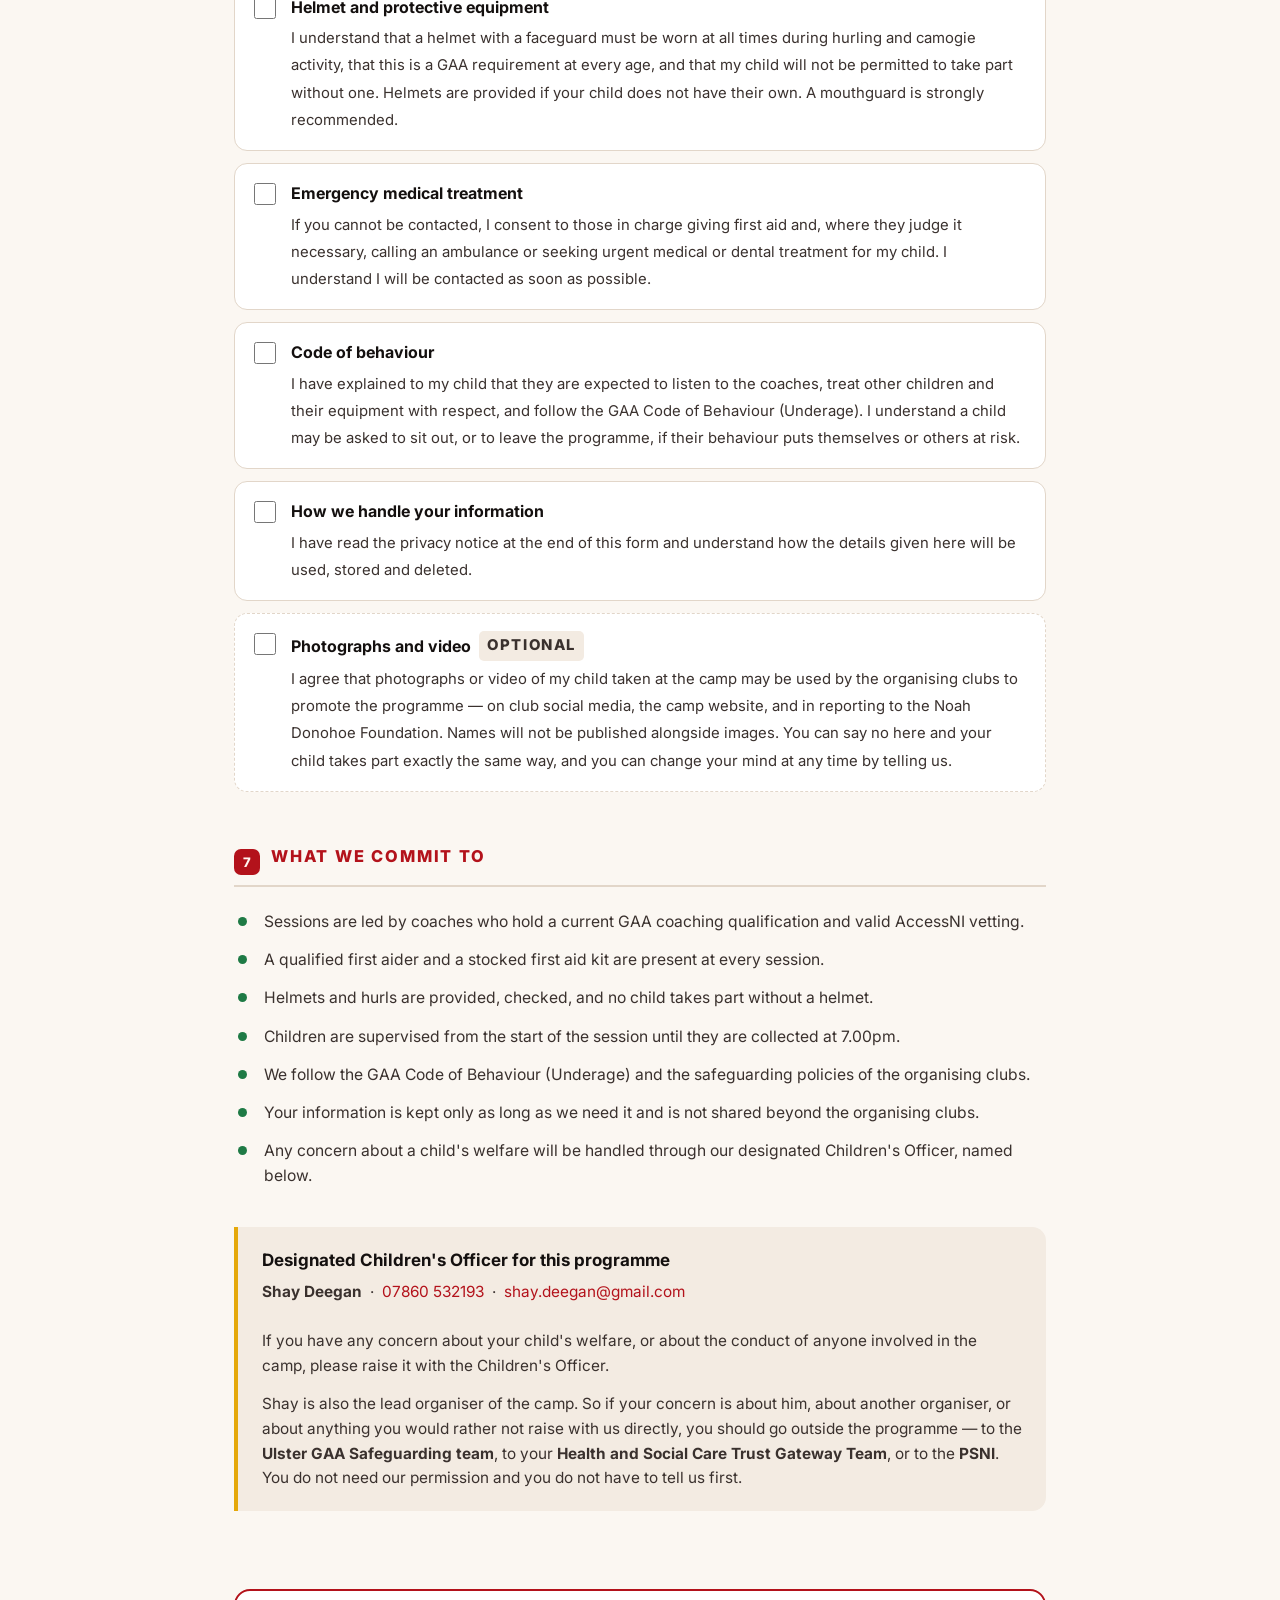
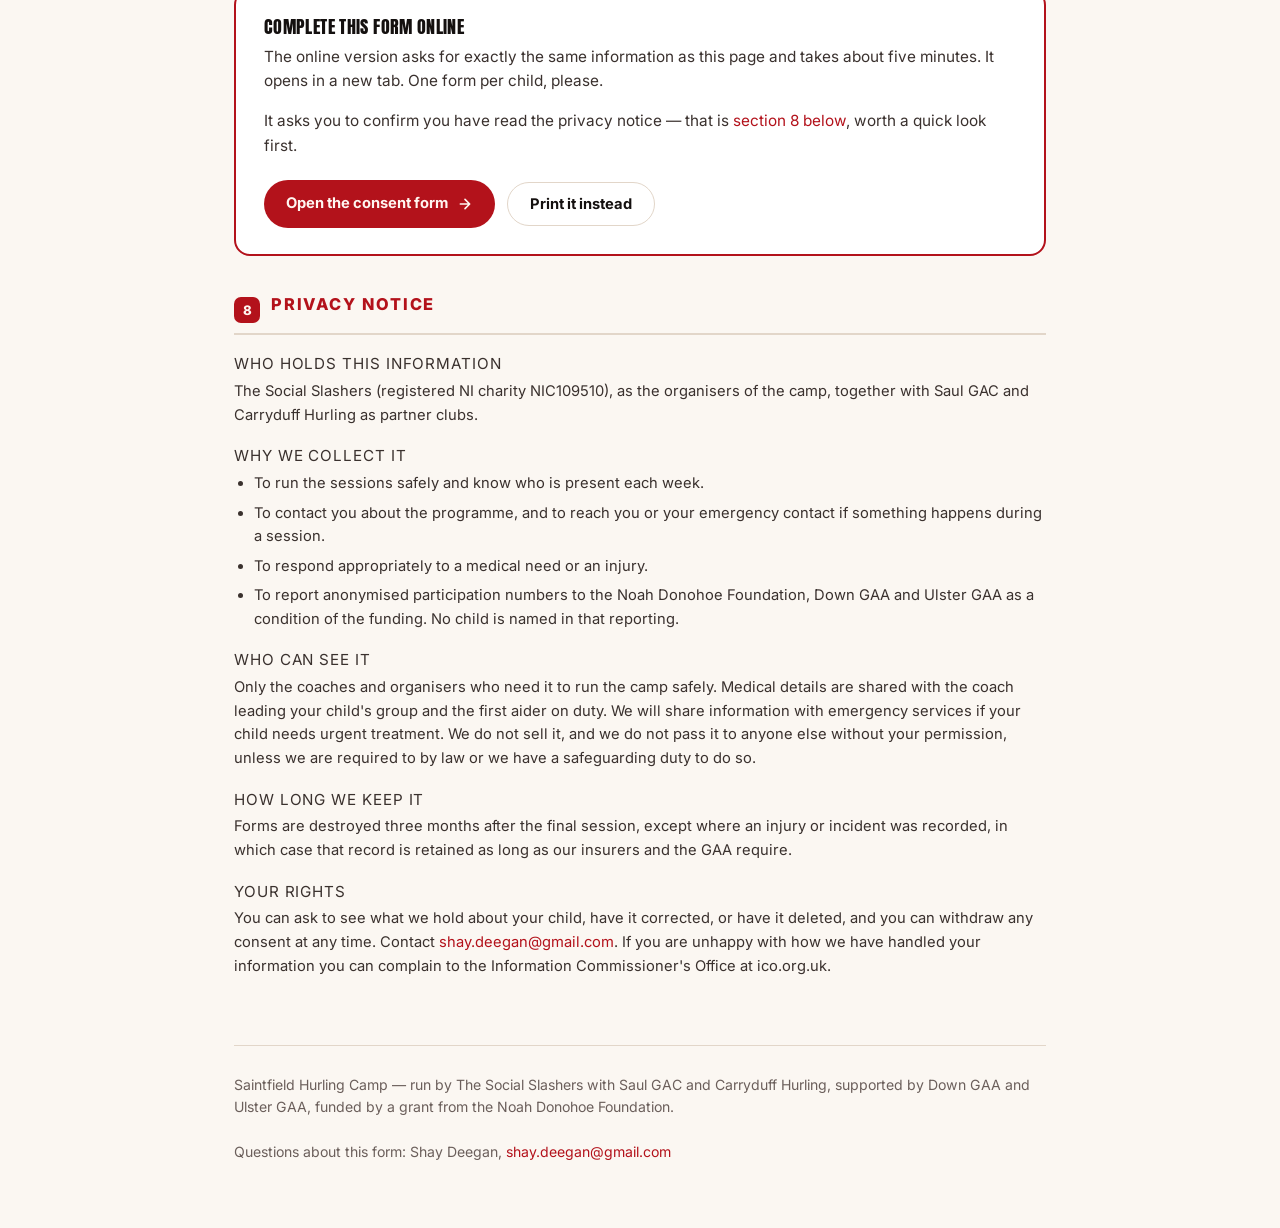
<file: consent.html>
<!doctype html>
<html lang="en-GB">
<head>
<meta charset="utf-8">
<meta name="viewport" content="width=device-width,initial-scale=1,viewport-fit=cover">
<title>Parental consent &amp; medical form &mdash; Saintfield Hurling Camp</title>
<meta name="description" content="Parental consent, medical information and risk acknowledgement form for the Saintfield Hurling Camp, ages 9-12.">
<meta name="theme-color" content="#B3121B">
<link rel="icon" href="data:image/svg+xml,<svg xmlns='http://www.w3.org/2000/svg' viewBox='0 0 100 100'><circle cx='50' cy='50' r='46' fill='%23B3121B'/><path d='M50 4c-13 12-13 80 0 92M50 4c13 12 13 80 0 92' stroke='%23fff' stroke-width='6' fill='none'/></svg>">
<link rel="stylesheet" href="style.css?v=2">
<style>
  /* ---------- consent form, screen ---------- */
  .doc{max-width:860px;margin:0 auto;padding:0 24px}
  .doc-head{padding-block:56px 34px}
  .doc-head h1{font-size:clamp(2.1rem,6vw,3.4rem);margin-bottom:18px}
  .doc-head p{color:var(--ink-2);font-size:1.06rem;max-width:62ch}
  .backlink{
    display:inline-flex;align-items:center;gap:8px;font-size:.86rem;font-weight:600;
    color:var(--muted);margin-bottom:24px;
  }
  .backlink:hover{color:var(--red);text-decoration:none}

  .callout{
    border-left:4px solid var(--gold);background:var(--bg-3);
    padding:20px 24px;border-radius:0 14px 14px 0;margin:0 0 34px;
  }
  .callout strong{display:block;margin-bottom:6px}
  .callout p{margin:0;font-size:.96rem;color:var(--ink-2)}

  .todo{
    background:#FFF3CD;border:1.5px dashed #B3121B;color:#7D0A11;
    padding:2px 8px;border-radius:5px;font-weight:700;font-size:.92em;
    white-space:nowrap;
  }

  /* camp facts */
  .facts-box{
    border:1.5px solid var(--line);border-radius:16px;background:var(--bg-2);
    padding:24px 26px;margin:0 0 40px;
  }
  .facts-box dl{display:grid;grid-template-columns:auto 1fr;gap:10px 22px;margin:0}
  .facts-box dt{
    font-size:.7rem;font-weight:800;letter-spacing:.13em;text-transform:uppercase;
    color:var(--muted);padding-top:3px;
  }
  .facts-box dd{margin:0;font-weight:600}
  @media (max-width:560px){
    .facts-box dl{grid-template-columns:1fr;gap:2px}
    .facts-box dd{margin-bottom:12px}
  }

  /* sections */
  .sec{margin:0 0 40px;padding:0 0 4px}
  .sec > h2{
    font-size:1.02rem;letter-spacing:.11em;text-transform:uppercase;
    font-family:var(--body);font-weight:800;color:var(--red);
    padding-bottom:10px;margin-bottom:22px;border-bottom:2px solid var(--line);
  }
  .sec > h2 .n{
    display:inline-grid;place-items:center;width:26px;height:26px;border-radius:7px;
    background:var(--red);color:var(--on-red);font-size:.82rem;margin-right:11px;
    vertical-align:-5px;letter-spacing:0;
  }

  /* fill-in fields */
  .fgrid{display:grid;grid-template-columns:1fr 1fr;gap:20px 24px}
  .fgrid .wide{grid-column:1/-1}
  @media (max-width:620px){ .fgrid{grid-template-columns:1fr} }
  .fld label{
    display:block;font-size:.72rem;font-weight:800;letter-spacing:.1em;
    text-transform:uppercase;color:var(--muted);margin-bottom:5px;
  }
  .fld input, .fld textarea{
    width:100%;font-family:var(--body);font-size:1rem;color:var(--ink);
    background:transparent;border:0;border-bottom:1.5px solid var(--line);
    padding:7px 2px;border-radius:0;
  }
  .fld input:focus, .fld textarea:focus{
    outline:0;border-bottom-color:var(--red);
  }
  .fld textarea{min-height:74px;resize:vertical;border:1.5px solid var(--line);border-radius:10px;padding:10px}
  .fld .help{font-size:.82rem;color:var(--muted);margin:5px 0 0}

  /* consent ticks */
  .consent{
    display:flex;gap:15px;align-items:flex-start;
    padding:17px 19px;border:1.5px solid var(--line);border-radius:13px;
    margin-bottom:12px;background:var(--bg-2);
  }
  .consent input{
    width:22px;height:22px;flex:0 0 22px;margin:2px 0 0;accent-color:var(--red);
  }
  .consent .body{flex:1}
  .consent .body b{display:block;margin-bottom:4px;font-size:1rem}
  .consent .body span{font-size:.93rem;color:var(--ink-2)}
  .consent.optional{border-style:dashed}
  .consent .opt-tag{
    display:inline-block;font-size:.64rem;font-weight:800;letter-spacing:.11em;
    text-transform:uppercase;padding:3px 8px;border-radius:5px;margin-left:8px;
    background:var(--bg-3);color:var(--muted);vertical-align:2px;
  }

  /* our commitments */
  .commit{list-style:none;padding:0;margin:0}
  .commit li{
    position:relative;padding:0 0 13px 30px;font-size:.98rem;color:var(--ink-2);
  }
  .commit li::before{
    content:'';position:absolute;left:4px;top:8px;width:9px;height:9px;
    border-radius:50%;background:var(--grass);
  }

  /* signature */
  .sign{
    border:2px solid var(--ink);border-radius:16px;padding:26px 28px;margin:0 0 40px;
    background:var(--bg-2);
  }
  .sign h3{font-size:1.1rem;margin-bottom:8px}
  .sign p{font-size:.94rem;color:var(--ink-2)}
  .sign-row{display:grid;grid-template-columns:2fr 1fr;gap:24px;margin-top:22px}
  @media (max-width:620px){ .sign-row{grid-template-columns:1fr} }
  .sign-line{border-bottom:1.5px solid var(--ink);height:44px}
  .sign-cap{
    font-size:.7rem;font-weight:800;letter-spacing:.1em;text-transform:uppercase;
    color:var(--muted);margin-top:7px;
  }

  /* privacy */
  .privacy{font-size:.92rem;color:var(--ink-2)}
  .privacy h3{font-size:.95rem;letter-spacing:.06em;text-transform:uppercase;font-family:var(--body);margin:22px 0 8px}
  .privacy ul{padding-left:20px;margin:0 0 14px}
  .privacy li{margin-bottom:6px}

  .doc-foot{
    border-top:1px solid var(--line);margin-top:48px;padding:28px 0 64px;
    font-size:.88rem;color:var(--muted);
  }
  .print-btn{margin:0 0 40px}

  /* ---------- online submission ---------- */
  /* the wet-signature block is for the printed form only */
  .sign{display:none}
  #online-wrap{
    border:2px solid var(--ink);border-radius:16px;padding:26px 28px;margin:0 0 40px;
    background:var(--bg-2);
  }
  #online-wrap h3{font-size:1.1rem;margin-bottom:8px}
  #online-wrap > p{font-size:.94rem;color:var(--ink-2)}
  #submit-status{
    font-size:.94rem;margin:18px 0 0;min-height:1.3em;color:var(--red);font-weight:600;
  }
  #submit-status.ok{color:var(--grass)}
  .submit-actions{display:flex;flex-wrap:wrap;gap:12px;margin-top:22px;align-items:center}
  .or-print{font-size:.88rem;color:var(--muted);margin:18px 0 0}
  .gform-cta{
    border:2px solid var(--red);border-radius:16px;padding:26px 28px;margin:0 0 40px;
    background:var(--bg-2);
  }
  .gform-cta h3{font-size:1.15rem;margin-bottom:10px}
  .gform-cta p{font-size:.96rem;color:var(--ink-2)}
  .err{border-bottom-color:var(--red) !important;border-color:var(--red) !important}
  .consent.err{background:#FFF3CD}

  /* ---------- print: a clean, signable A4 form ---------- */
  @media print{
    @page{size:A4;margin:14mm 13mm}
    :root{
      --red:#000; --red-deep:#000; --ink:#000; --ink-2:#000; --muted:#333;
      --bg:#fff; --bg-2:#fff; --bg-3:#fff; --line:#999; --grass:#000; --gold:#000;
    }
    body{background:#fff;font-size:9.1pt;line-height:1.3}
    nav, .print-btn, .backlink, .doc-foot{display:none !important}
    .doc{max-width:none;padding:0}
    .doc-head{padding-block:0 8px}
    .doc-head h1{font-size:17pt;margin-bottom:7px}
    .doc-head p{font-size:9pt;max-width:none}
    .callout{border-left-width:2px;padding:7px 9px;margin-bottom:10px;page-break-inside:avoid}
    .callout p{font-size:8.6pt}
    .facts-box{padding:8px 10px;margin-bottom:12px;page-break-inside:avoid}
    .facts-box dl{gap:4px 16px}
    .sec{margin-bottom:12px;page-break-inside:avoid}
    .sec > h2{font-size:9.2pt;margin-bottom:9px;padding-bottom:5px;border-bottom-width:1px}
    .sec > h2 .n{background:#000;color:#fff;width:17px;height:17px;font-size:7.4pt;vertical-align:-3px;margin-right:7px}
    .fgrid{gap:10px 18px}
    .fld label{font-size:6.8pt;margin-bottom:2px}
    .fld input{border-bottom-color:#000;padding:2px;font-size:9.1pt}
    .fld textarea{min-height:32px;border-color:#000}
    .fld .help{font-size:7.4pt}
    .consent{padding:6px 8px;margin-bottom:5px;page-break-inside:avoid;border-color:#000}
    .consent input{width:13px;height:13px;flex:0 0 13px}
    .consent .body b{font-size:9pt;margin-bottom:1px}
    .consent .body span{font-size:8pt}
    .commit li{font-size:8.2pt;padding-bottom:4px}
    .sign{padding:10px 12px;page-break-inside:avoid;border-width:1.5px}
    .sign-line{height:26px;border-bottom-color:#000}
    .privacy{font-size:7.6pt}
    .privacy h3{font-size:8.2pt;margin:8px 0 3px}
    /* printed copy: wet signature in, online submission out */
    .sign{display:block !important}
    #online-wrap, .gform-cta{display:none !important}
    /* keep the signature and privacy notice together on the last sheet */
    .page-break{break-before:page}
    a{color:#000;text-decoration:none}
  }
</style>
</head>
<body>

<div class="doc doc-head">
  <a class="backlink" href="index.html">
    <svg width="15" height="15" viewBox="0 0 24 24" fill="none" stroke="currentColor" stroke-width="2.4" stroke-linecap="round" stroke-linejoin="round" aria-hidden="true"><path d="M19 12H6M12 19l-7-7 7-7"/></svg>
    Camp page
  </a>
  <p class="eyebrow">One form per child</p>
  <h1>Parental consent<br>&amp; medical form</h1>
  <p>
    Every child taking part needs this completed and signed by a parent or guardian
    before their first session. It tells us how to reach you, what we need to know
    about your child's health, and who is allowed to collect them.
  </p>
</div>

<div class="doc">

  <div class="print-btn">
    <button class="btn" type="button" id="print">
      Print this form
      <svg width="16" height="16" viewBox="0 0 24 24" fill="none" stroke="currentColor" stroke-width="2.2" stroke-linecap="round" stroke-linejoin="round" aria-hidden="true"><path d="M6 9V2h12v7M6 18H4a2 2 0 0 1-2-2v-5a2 2 0 0 1 2-2h16a2 2 0 0 1 2 2v5a2 2 0 0 1-2 2h-2M6 14h12v8H6z"/></svg>
    </button>
  </div>

  <div class="callout">
    <strong>About this form</strong>
    <p>
      This is a consent and medical information form, not a disclaimer of liability.
      Under UK and Northern Ireland law a parent cannot sign away a child's right to
      claim for injury caused by negligence, and nothing here attempts to do that.
      What you are agreeing to is that your child may take part, that you understand
      hurling carries a risk of injury even when run properly, and that we may act in
      your child's interests in an emergency.
    </p>
  </div>

  <div class="facts-box">
    <dl>
      <dt>Programme</dt><dd>Saintfield Hurling Camp &mdash; hurling and camogie, ages 9&ndash;12</dd>
      <dt>Dates</dt><dd>Nine Mondays: 5, 12, 19, 26 October and 2, 9, 16, 23, 30 November 2026</dd>
      <dt>Time</dt><dd>6.00pm &ndash; 7.00pm (please arrive from 5.45pm)</dd>
      <dt>Venue</dt><dd>Saintfield 3G Arena, Saintfield Community Centre, 29 Belfast Road, Saintfield, Co. Down BT24 7EP</dd>
      <dt>Run by</dt><dd>The Social Slashers (registered NI charity NIC109510) with Saul GAC and Carryduff Hurling</dd>
      <dt>Supported by</dt><dd>Down GAA and Ulster GAA. Funded by a grant from the Noah Donohoe Foundation</dd>
      <dt>Cost</dt><dd>Free of charge</dd>
    </dl>
  </div>

  <!-- ===================== 1. child ===================== -->
  <section class="sec">
    <h2><span class="n">1</span>The child</h2>
    <div class="fgrid">
      <div class="fld"><label for="c-first">First name</label><input type="text" id="c-first"></div>
      <div class="fld"><label for="c-last">Surname</label><input type="text" id="c-last"></div>
      <div class="fld"><label for="c-dob">Date of birth</label><input type="text" id="c-dob" placeholder="DD / MM / YYYY"></div>
      <div class="fld"><label for="c-age">Age on 5 October 2026</label><input type="text" id="c-age"></div>
      <div class="fld wide"><label for="c-addr">Home address</label><input type="text" id="c-addr"></div>
      <div class="fld"><label for="c-school">School</label><input type="text" id="c-school"></div>
      <div class="fld"><label for="c-club">Club, if any</label><input type="text" id="c-club" placeholder="or write none"></div>
    </div>
  </section>

  <!-- ===================== 2. guardian ===================== -->
  <section class="sec">
    <h2><span class="n">2</span>Parent or guardian</h2>
    <div class="fgrid">
      <div class="fld"><label for="g-name">Full name</label><input type="text" id="g-name"></div>
      <div class="fld"><label for="g-rel">Relationship to child</label><input type="text" id="g-rel"></div>
      <div class="fld"><label for="g-mob">Mobile &mdash; contactable during sessions</label><input type="text" id="g-mob"></div>
      <div class="fld"><label for="g-email">Email</label><input type="text" id="g-email"></div>
    </div>
  </section>

  <!-- ===================== 3. emergency ===================== -->
  <section class="sec">
    <h2><span class="n">3</span>Emergency contact</h2>
    <div class="fgrid">
      <div class="fld"><label for="e-name">Full name</label><input type="text" id="e-name"></div>
      <div class="fld"><label for="e-rel">Relationship to child</label><input type="text" id="e-rel"></div>
      <div class="fld wide">
        <label for="e-phone">Phone</label><input type="text" id="e-phone">
        <p class="help">Please give someone other than yourself, who we can reach if you cannot be contacted.</p>
      </div>
    </div>
  </section>

  <!-- ===================== 4. medical ===================== -->
  <section class="sec">
    <h2><span class="n">4</span>Medical information</h2>
    <div class="fgrid">
      <div class="fld wide">
        <label for="m-cond">Medical conditions we should know about</label>
        <textarea id="m-cond" placeholder="Asthma, epilepsy, diabetes, heart condition, additional needs, recent injury or operation, anything else. Write none if there is nothing."></textarea>
      </div>
      <div class="fld wide">
        <label for="m-allerg">Allergies</label>
        <textarea id="m-allerg" placeholder="Including food, insect stings and medicines. Tell us what a reaction looks like and what we should do."></textarea>
      </div>
      <div class="fld wide">
        <label for="m-meds">Medication your child carries or may need</label>
        <textarea id="m-meds" placeholder="For example an inhaler or an adrenaline auto-injector. Please tell us where it will be kept during the session."></textarea>
      </div>
      <div class="fld"><label for="m-gp">GP name</label><input type="text" id="m-gp"></div>
      <div class="fld"><label for="m-gp-tel">GP surgery phone</label><input type="text" id="m-gp-tel"></div>
    </div>
  </section>

  <!-- ===================== 5. collection ===================== -->
  <section class="sec">
    <h2><span class="n">5</span>Getting home</h2>
    <div class="fgrid">
      <div class="fld wide">
        <label for="col-who">Adults permitted to collect this child</label>
        <input type="text" id="col-who" placeholder="Names, and relationship to the child">
        <p class="help">We will not release a child to anyone not named here without speaking to you first.</p>
      </div>
    </div>
    <div class="consent optional" style="margin-top:18px">
      <input type="checkbox" id="col-alone">
      <div class="body">
        <b>My child has my permission to make their own way home<span class="opt-tag">Only if it applies</span></b>
        <span>Leave this unticked if your child must be collected by an adult. Children are
        released at 7.00pm from the arena entrance.</span>
      </div>
    </div>
  </section>

  <!-- ===================== 6. consents ===================== -->
  <section class="sec">
    <h2><span class="n">6</span>Your consent</h2>

    <div class="consent">
      <input type="checkbox" id="k1">
      <div class="body">
        <b>Taking part, and the risks involved</b>
        <span>I give permission for my child to take part in the Saintfield Hurling Camp.
        I understand that hurling and camogie are physical sports played with a stick and a
        hard ball, and that there is a risk of injury &mdash; including knocks, sprains,
        breaks and dental or facial injury &mdash; even where sessions are properly run and
        supervised. I accept that risk on my child's behalf.</span>
      </div>
    </div>

    <div class="consent">
      <input type="checkbox" id="k2">
      <div class="body">
        <b>Helmet and protective equipment</b>
        <span>I understand that a helmet with a faceguard must be worn at all times during
        hurling and camogie activity, that this is a GAA requirement at every age, and that
        my child will not be permitted to take part without one. Helmets are provided if
        your child does not have their own. A mouthguard is strongly recommended.</span>
      </div>
    </div>

    <div class="consent">
      <input type="checkbox" id="k3">
      <div class="body">
        <b>Emergency medical treatment</b>
        <span>If you cannot be contacted, I consent to those in charge giving first aid and,
        where they judge it necessary, calling an ambulance or seeking urgent medical or
        dental treatment for my child. I understand I will be contacted as soon as possible.</span>
      </div>
    </div>

    <div class="consent">
      <input type="checkbox" id="k4">
      <div class="body">
        <b>Code of behaviour</b>
        <span>I have explained to my child that they are expected to listen to the coaches,
        treat other children and their equipment with respect, and follow the GAA Code of
        Behaviour (Underage). I understand a child may be asked to sit out, or to leave the
        programme, if their behaviour puts themselves or others at risk.</span>
      </div>
    </div>

    <div class="consent">
      <input type="checkbox" id="k5">
      <div class="body">
        <b>How we handle your information</b>
        <span>I have read the privacy notice at the end of this form and understand how the
        details given here will be used, stored and deleted.</span>
      </div>
    </div>

    <div class="consent optional">
      <input type="checkbox" id="k6">
      <div class="body">
        <b>Photographs and video<span class="opt-tag">Optional</span></b>
        <span>I agree that photographs or video of my child taken at the camp may be used by
        the organising clubs to promote the programme &mdash; on club social media, the camp
        website, and in reporting to the Noah Donohoe Foundation. Names will not be published
        alongside images. You can say no here and your child takes part exactly the same way,
        and you can change your mind at any time by telling us.</span>
      </div>
    </div>
  </section>

  <!-- ===================== 7. our side ===================== -->
  <section class="sec">
    <h2><span class="n">7</span>What we commit to</h2>
    <ul class="commit">
      <li>Sessions are led by coaches who hold a current GAA coaching qualification and
          valid AccessNI vetting.</li>
      <li>A qualified first aider and a stocked first aid kit are present at every session.</li>
      <li>Helmets and hurls are provided, checked, and no child takes part without a helmet.</li>
      <li>Children are supervised from the start of the session until they are collected
          at 7.00pm.</li>
      <li>We follow the GAA Code of Behaviour (Underage) and the safeguarding policies of
          the organising clubs.</li>
      <li>Your information is kept only as long as we need it and is not shared beyond the
          organising clubs.</li>
      <li>Any concern about a child's welfare will be handled through our designated
          Children's Officer, named below.</li>
    </ul>

    <div class="callout" style="margin-top:26px">
      <strong>Designated Children's Officer for this programme</strong>
      <p>
        <b>Shay Deegan</b> &nbsp;&middot;&nbsp;
        <a href="tel:+447860532193">07860 532193</a> &nbsp;&middot;&nbsp;
        <a href="mailto:shay.deegan@gmail.com">shay.deegan@gmail.com</a><br><br>
        If you have any concern about your child's welfare, or about the conduct of anyone
        involved in the camp, please raise it with the Children's Officer.
      </p>
      <p style="margin-top:14px">
        Shay is also the lead organiser of the camp. So if your concern is about him, about
        another organiser, or about anything you would rather not raise with us directly, you
        should go outside the programme &mdash; to the <b>Ulster GAA Safeguarding team</b>, to
        your <b>Health and Social Care Trust Gateway Team</b>, or to the <b>PSNI</b>. You do
        not need our permission and you do not have to tell us first.
      </p>
    </div>
  </section>

  <!-- ============ online submission (screen only) ============ -->

  <!-- shown instead of everything below, once a Google Form link is configured -->
  <div class="gform-cta" id="gform-cta" hidden>
    <h3>Complete this form online</h3>
    <p>
      The online version asks for exactly the same information as this page and takes about
      five minutes. It opens in a new tab. One form per child, please.
    </p>
    <p style="margin-top:10px">
      It asks you to confirm you have read the privacy notice &mdash; that is
      <a href="#privacy">section 8 below</a>, worth a quick look first.
    </p>
    <div class="submit-actions">
      <a class="btn" id="gform-link" href="#" target="_blank" rel="noopener">
        Open the consent form
        <svg width="16" height="16" viewBox="0 0 24 24" fill="none" stroke="currentColor" stroke-width="2.4" stroke-linecap="round" stroke-linejoin="round" aria-hidden="true"><path d="M5 12h13M12 5l7 7-7 7"/></svg>
      </a>
      <button class="btn btn-ghost print-trigger" type="button">Print it instead</button>
    </div>
  </div>

  <div id="online-wrap">
    <h3>Submit this form</h3>
    <p>
      Fill in the sections above, then confirm below. A signature is not needed if you are
      submitting online &mdash; your name, the consents you have ticked, and the date and time
      are recorded instead.
    </p>

    <div class="fgrid" style="margin-top:22px">
      <div class="fld wide">
        <label for="d-name">Your full name, as parent or guardian</label>
        <input type="text" id="d-name">
      </div>
    </div>

    <div class="consent" style="margin-top:18px">
      <input type="checkbox" id="d-confirm">
      <div class="body">
        <b>I confirm this is accurate</b>
        <span>I am the parent or legal guardian of the child named in section 1. The
        information I have given is accurate and complete to the best of my knowledge, and I
        will tell the organisers if anything changes during the programme.</span>
      </div>
    </div>

    <div class="submit-actions">
      <button class="btn" type="button" id="submit">
        Submit my form
        <svg width="16" height="16" viewBox="0 0 24 24" fill="none" stroke="currentColor" stroke-width="2.4" stroke-linecap="round" stroke-linejoin="round" aria-hidden="true"><path d="M5 12h13M12 5l7 7-7 7"/></svg>
      </button>
      <button class="btn btn-ghost" type="button" id="copy">Copy my answers</button>
      <button class="btn btn-ghost print-trigger" type="button">Print and sign instead</button>
    </div>
    <p id="submit-status" role="status" aria-live="polite"></p>
    <p class="or-print">
      Submitting opens your email app with everything filled in, addressed to the camp
      organiser &mdash; you just press send. If nothing opens, use <b>Copy my answers</b> and
      paste them into an email to shay.deegan@gmail.com.
    </p>
  </div>

  <!-- ===================== signature (printed copy) ===================== -->
  <div class="sign">
    <h3>Declaration</h3>
    <p>
      I confirm that I am the parent or legal guardian of the child named in section 1, that
      the information I have given is accurate and complete to the best of my knowledge, and
      that I have ticked the consents in section 6 that I agree to. I will tell the organisers
      if any of these details change during the programme.
    </p>
    <div class="sign-row">
      <div>
        <div class="sign-line"></div>
        <div class="sign-cap">Signature of parent or guardian</div>
      </div>
      <div>
        <div class="sign-line"></div>
        <div class="sign-cap">Date</div>
      </div>
    </div>
    <div class="sign-row">
      <div>
        <div class="sign-line"></div>
        <div class="sign-cap">Print name</div>
      </div>
      <div>
        <div class="sign-line"></div>
        <div class="sign-cap">Office use &mdash; received by</div>
      </div>
    </div>
  </div>

  <!-- ===================== privacy ===================== -->
  <section class="sec privacy" id="privacy">
    <h2><span class="n">8</span>Privacy notice</h2>

    <h3>Who holds this information</h3>
    <p>
      The Social Slashers (registered NI charity NIC109510), as the organisers of the camp,
      together with Saul GAC and Carryduff Hurling as partner clubs.
    </p>

    <h3>Why we collect it</h3>
    <ul>
      <li>To run the sessions safely and know who is present each week.</li>
      <li>To contact you about the programme, and to reach you or your emergency contact
          if something happens during a session.</li>
      <li>To respond appropriately to a medical need or an injury.</li>
      <li>To report anonymised participation numbers to the Noah Donohoe Foundation, Down GAA
          and Ulster GAA as a condition of the funding. No child is named in that reporting.</li>
    </ul>

    <h3>Who can see it</h3>
    <p>
      Only the coaches and organisers who need it to run the camp safely. Medical details are
      shared with the coach leading your child's group and the first aider on duty. We will
      share information with emergency services if your child needs urgent treatment. We do
      not sell it, and we do not pass it to anyone else without your permission, unless we are
      required to by law or we have a safeguarding duty to do so.
    </p>

    <h3>How long we keep it</h3>
    <p>
      Forms are destroyed three months after the final session, except where an injury or
      incident was recorded, in which case that record is retained as long as our insurers
      and the GAA require.
    </p>

    <h3>Your rights</h3>
    <p>
      You can ask to see what we hold about your child, have it corrected, or have it deleted,
      and you can withdraw any consent at any time. Contact
      <a href="mailto:shay.deegan@gmail.com">shay.deegan@gmail.com</a>. If you are unhappy
      with how we have handled your information you can complain to the Information
      Commissioner's Office at ico.org.uk.
    </p>
  </section>

  <div class="doc-foot">
    Saintfield Hurling Camp &mdash; run by The Social Slashers with Saul GAC and Carryduff
    Hurling, supported by Down GAA and Ulster GAA, funded by a grant from the Noah Donohoe
    Foundation.<br><br>
    Questions about this form: Shay Deegan,
    <a href="mailto:shay.deegan@gmail.com">shay.deegan@gmail.com</a>
  </div>

</div>

<script>
/* =======================================================================
   SETTINGS

   Paste a Google Form link between the quotes to switch this page over to
   it. Leave it empty and the page submits by opening a pre-filled email
   instead. Either way the printed version is unaffected.
   ======================================================================= */
var CONFIG = {
  consentFormUrl: "https://forms.gle/qj769jPkuE9pnh8i7",
  email:          "shay.deegan@gmail.com"
};
/* ===================================================================== */

(function(){
  // print buttons
  [].forEach.call(document.querySelectorAll('#print, .print-trigger'), function(b){
    b.addEventListener('click', function(){ window.print(); });
  });

  var online = document.getElementById('online-wrap');
  var cta    = document.getElementById('gform-cta');

  // If a Google Form is configured, point people at it and hide the email path.
  var url = (CONFIG.consentFormUrl || "").trim();
  if (url){
    document.getElementById('gform-link').href = url;
    cta.hidden = false;
    online.hidden = true;
    return;
  }

  var status = document.getElementById('submit-status');

  function v(id){
    var el = document.getElementById(id);
    return el ? el.value.trim() : '';
  }
  function ticked(id){
    var el = document.getElementById(id);
    return !!(el && el.checked);
  }
  function mark(id, bad){
    var el = document.getElementById(id);
    if (!el) return;
    var target = el.type === 'checkbox' ? el.closest('.consent') : el;
    if (target) target.classList[bad ? 'add' : 'remove']('err');
  }

  // id -> label, in the order they appear on the form
  var TEXT_FIELDS = [
    ['c-first',  "Child first name",        true],
    ['c-last',   "Child surname",           true],
    ['c-dob',    "Date of birth",           true],
    ['c-age',    "Age on 5 Oct 2026",       true],
    ['c-addr',   "Home address",            true],
    ['c-school', "School",                  false],
    ['c-club',   "Club",                    false],
    ['g-name',   "Parent/guardian",         true],
    ['g-rel',    "Relationship to child",   true],
    ['g-mob',    "Guardian mobile",         true],
    ['g-email',  "Guardian email",          true],
    ['e-name',   "Emergency contact",       true],
    ['e-rel',    "Emergency relationship",  true],
    ['e-phone',  "Emergency phone",         true],
    ['m-cond',   "Medical conditions",      true],
    ['m-allerg', "Allergies",               true],
    ['m-meds',   "Medication",              true],
    ['m-gp',     "GP name",                 false],
    ['m-gp-tel', "GP phone",                false],
    ['col-who',  "Permitted to collect",    true]
  ];

  var REQUIRED_CONSENTS = [
    ['k1', "Taking part and the risks involved"],
    ['k2', "Helmet and protective equipment"],
    ['k3', "Emergency medical treatment"],
    ['k4', "Code of behaviour"],
    ['k5', "How we handle your information"]
  ];

  function validate(){
    var missing = [];
    TEXT_FIELDS.forEach(function(f){
      var bad = f[2] && !v(f[0]);
      mark(f[0], bad);
      if (bad) missing.push(f[1]);
    });
    var em = document.getElementById('g-email');
    if (em.value.trim() && !/^[^\s@]+@[^\s@]+\.[^\s@]+$/.test(em.value.trim())){
      mark('g-email', true);
      missing.push("A valid email address");
    }
    REQUIRED_CONSENTS.forEach(function(c){
      var bad = !ticked(c[0]);
      mark(c[0], bad);
      if (bad) missing.push("Consent: " + c[1]);
    });
    var dn = !v('d-name');
    mark('d-name', dn);
    if (dn) missing.push("Your name in the declaration");
    var dc = !ticked('d-confirm');
    mark('d-confirm', dc);
    if (dc) missing.push("The confirmation tick");
    return missing;
  }

  function body(){
    var L = [];
    L.push("SAINTFIELD HURLING CAMP — parental consent & medical form");
    L.push("Submitted " + new Date().toLocaleString('en-GB'));
    L.push("");
    L.push("--- CHILD ---");
    L.push("Name: " + v('c-first') + " " + v('c-last'));
    L.push("Date of birth: " + v('c-dob') + "   Age on 5 Oct: " + v('c-age'));
    L.push("Address: " + v('c-addr'));
    L.push("School: " + (v('c-school') || '—') + "   Club: " + (v('c-club') || '—'));
    L.push("");
    L.push("--- PARENT / GUARDIAN ---");
    L.push(v('g-name') + " (" + v('g-rel') + ")");
    L.push("Mobile: " + v('g-mob'));
    L.push("Email: " + v('g-email'));
    L.push("");
    L.push("--- EMERGENCY CONTACT ---");
    L.push(v('e-name') + " (" + v('e-rel') + ")  " + v('e-phone'));
    L.push("");
    L.push("--- MEDICAL ---");
    L.push("Conditions: " + v('m-cond'));
    L.push("Allergies: " + v('m-allerg'));
    L.push("Medication: " + v('m-meds'));
    L.push("GP: " + (v('m-gp') || '—') + "  " + (v('m-gp-tel') || ''));
    L.push("");
    L.push("--- GETTING HOME ---");
    L.push("May be collected by: " + v('col-who'));
    L.push("May make own way home: " + (ticked('col-alone') ? "YES" : "No — must be collected"));
    L.push("");
    L.push("--- CONSENTS GIVEN ---");
    REQUIRED_CONSENTS.forEach(function(c){
      L.push((ticked(c[0]) ? "[x] " : "[ ] ") + c[1]);
    });
    L.push((ticked('k6') ? "[x] " : "[ ] ") + "Photographs and video (optional)");
    L.push("");
    L.push("--- DECLARATION ---");
    L.push("Confirmed by: " + v('d-name'));
    L.push("Ticked: " + (ticked('d-confirm') ? "yes" : "no"));
    L.push("");
    L.push("Submitted from " + window.location.href);
    return L.join("\n");
  }

  document.getElementById('submit').addEventListener('click', function(){
    var missing = validate();
    if (missing.length){
      status.className = '';
      status.textContent = "Still needed — " + missing.join("; ") + ".";
      var first = document.querySelector('.err');
      if (first) first.scrollIntoView({behavior:'smooth', block:'center'});
      return;
    }
    var text = body();
    var href = 'mailto:' + CONFIG.email
      + '?subject=' + encodeURIComponent('Consent form — ' + v('c-first') + ' ' + v('c-last'))
      + '&body=' + encodeURIComponent(text);

    // Long medical notes can push a mailto past what some mail apps accept,
    // so copy to the clipboard as well and say so.
    if (navigator.clipboard && navigator.clipboard.writeText){
      navigator.clipboard.writeText(text).catch(function(){});
    }
    status.className = 'ok';
    status.textContent = "Opening your email app with everything filled in — just press send. "
      + "A copy is on your clipboard too, in case anything is missing.";
    window.location.href = href;
  });

  document.getElementById('copy').addEventListener('click', function(){
    var text = body();
    function done(){
      status.className = 'ok';
      status.textContent = "Copied. Paste it into an email to " + CONFIG.email + ".";
    }
    function fallback(){
      var ta = document.createElement('textarea');
      ta.value = text; ta.style.position = 'fixed'; ta.style.opacity = '0';
      document.body.appendChild(ta); ta.select();
      try { document.execCommand('copy'); done(); }
      catch (e){
        status.className = '';
        status.textContent = "Could not copy — please email " + CONFIG.email + ".";
      }
      document.body.removeChild(ta);
    }
    if (navigator.clipboard && navigator.clipboard.writeText){
      navigator.clipboard.writeText(text).then(done, fallback);
    } else { fallback(); }
  });
})();
</script>
</body>
</html>
</file>
<file: style.css>
@import url('https://fonts.googleapis.com/css2?family=Anton&family=Inter:wght@400;500;600;700;800&display=swap');

:root{
  --red:#B3121B;
  --red-deep:#7D0A11;
  --red-soft:#E8412C;
  --ink:#14100F;
  --ink-2:#3A312E;
  --muted:#6B5F5B;
  --bg:#FBF7F2;
  --bg-2:#FFFFFF;
  --bg-3:#F3EBE2;
  --line:#E2D6C9;
  --grass:#1E7A45;
  --grass-soft:#2FA35C;
  --gold:#E5A80A;
  --on-red:#FFF6F1;
  --shadow:0 1px 2px rgba(20,16,15,.05), 0 12px 32px -12px rgba(20,16,15,.18);
  --radius:18px;
  --display:'Anton', 'Haettenschweiler', 'Arial Narrow', Impact, sans-serif;
  --body:'Inter', -apple-system, BlinkMacSystemFont, 'Segoe UI', Roboto, Helvetica, Arial, sans-serif;
}
@media (prefers-color-scheme: dark){
  :root:not([data-theme="light"]){
    --red:#F2564B;
    --red-deep:#B3121B;
    --red-soft:#FF7A66;
    --ink:#F7F1EC;
    --ink-2:#E0D5CE;
    --muted:#A89B95;
    --bg:#14100F;
    --bg-2:#1E1917;
    --bg-3:#272120;
    --line:#3A312E;
    --grass:#4FC47D;
    --grass-soft:#2FA35C;
    --gold:#F5C542;
    --on-red:#FFF6F1;
    --shadow:0 1px 2px rgba(0,0,0,.4), 0 12px 32px -12px rgba(0,0,0,.7);
  }
}
:root[data-theme="dark"]{
  --red:#F2564B;
  --red-deep:#B3121B;
  --red-soft:#FF7A66;
  --ink:#F7F1EC;
  --ink-2:#E0D5CE;
  --muted:#A89B95;
  --bg:#14100F;
  --bg-2:#1E1917;
  --bg-3:#272120;
  --line:#3A312E;
  --grass:#4FC47D;
  --grass-soft:#2FA35C;
  --gold:#F5C542;
  --on-red:#FFF6F1;
  --shadow:0 1px 2px rgba(0,0,0,.4), 0 12px 32px -12px rgba(0,0,0,.7);
}

*{box-sizing:border-box}
html{scroll-behavior:smooth}
@media (prefers-reduced-motion: reduce){ html{scroll-behavior:auto} }
section,header,#top{scroll-margin-top:72px}
body{
  margin:0;
  background:var(--bg);
  color:var(--ink);
  font-family:var(--body);
  font-size:17px;
  line-height:1.6;
  -webkit-font-smoothing:antialiased;
  overflow-x:hidden;
}
img{max-width:100%;display:block}
a{color:var(--red);text-decoration:none}
a:hover{text-decoration:underline}

.wrap{max-width:1120px;margin:0 auto;padding:0 24px}
.narrow{max-width:820px;margin:0 auto;padding:0 24px}

h1,h2,h3,.display{font-family:var(--display);font-weight:400;letter-spacing:.01em;line-height:.98;text-transform:uppercase;margin:0}
h2{font-size:clamp(2rem,5.2vw,3.4rem)}
h3{font-size:1.32rem;letter-spacing:.02em}
p{margin:0 0 1em}
.eyebrow{
  font-family:var(--body);font-weight:800;font-size:.74rem;letter-spacing:.18em;
  text-transform:uppercase;color:var(--red);margin:0 0 14px;
}
.lede{font-size:1.16rem;color:var(--ink-2)}

/* ---------- nav ---------- */
nav{
  position:sticky;top:0;z-index:50;
  background:color-mix(in srgb, var(--bg) 88%, transparent);
  backdrop-filter:blur(14px) saturate(1.4);
  border-bottom:1px solid var(--line);
}
.nav-in{display:flex;align-items:center;gap:22px;padding:12px 24px;max-width:1120px;margin:0 auto}
.brand{display:flex;align-items:center;gap:11px;font-family:var(--display);font-size:1.02rem;letter-spacing:.04em;color:var(--ink);text-transform:uppercase}
.brand:hover{text-decoration:none}
.nav-links{display:flex;gap:20px;margin-left:auto;align-items:center}
.nav-links a{
  font-size:.84rem;font-weight:600;color:var(--muted);letter-spacing:.01em;
}
.nav-links a:hover{color:var(--red);text-decoration:none}
.nav-links a.btn,.nav-links a.btn:hover{color:var(--on-red)}
.btn{
  display:inline-flex;align-items:center;gap:9px;
  background:var(--red);color:var(--on-red);
  font-weight:700;font-size:.92rem;
  padding:12px 22px;border-radius:999px;border:0;cursor:pointer;
  font-family:var(--body);
  transition:transform .16s ease, filter .16s ease;
}
.btn:hover{text-decoration:none;transform:translateY(-2px);filter:brightness(1.07)}
.btn-sm{padding:9px 17px;font-size:.82rem}
.btn-ghost{background:transparent;color:var(--ink);border:1.5px solid var(--line)}
.btn-ghost:hover{border-color:var(--red);color:var(--red)}
@media (max-width:860px){ .nav-links a:not(.btn){display:none} }

/* ---------- hero ---------- */
.hero{position:relative;overflow:hidden;padding:78px 0 0;background:var(--bg)}
.hero-glow{
  position:absolute;inset:-20% -10% auto -10%;height:620px;pointer-events:none;
  background:
    radial-gradient(46% 52% at 18% 22%, color-mix(in srgb, var(--red) 26%, transparent) 0%, transparent 72%),
    radial-gradient(40% 46% at 84% 8%, color-mix(in srgb, var(--grass) 20%, transparent) 0%, transparent 70%);
  filter:blur(6px);
}
.hero-grid{position:relative;display:grid;grid-template-columns:1.12fr .88fr;gap:48px;align-items:center}
@media (max-width:940px){ .hero-grid{grid-template-columns:1fr;gap:34px} .hero{padding-top:52px} }

.pill-row{display:flex;flex-wrap:wrap;gap:9px;margin-bottom:22px}
.pill{
  font-size:.76rem;font-weight:800;letter-spacing:.09em;text-transform:uppercase;
  padding:7px 14px;border-radius:999px;border:1.5px solid var(--line);color:var(--ink-2);
  background:var(--bg-2);
}
.pill.free{background:var(--grass);border-color:var(--grass);color:#fff}
.pill.new{background:var(--gold);border-color:var(--gold);color:#2A1E00}

h1{
  font-size:clamp(3.1rem,9.2vw,6.2rem);
  margin:0 0 8px;
}
h1 .line2{color:var(--red);display:block}
.hero p.lede{max-width:52ch;margin-top:18px}
.hero-cta{display:flex;flex-wrap:wrap;gap:12px;margin-top:30px;align-items:center}
.hero-note{font-size:.85rem;color:var(--muted);margin:14px 0 0}

/* hero art */
.art{position:relative;max-width:430px;margin-left:auto;width:100%;padding:0 0 14px 14px}
.art-deco{
  position:absolute;inset:26px -16px 0 0;border-radius:26px;
  background:var(--red);opacity:.15;transform:rotate(4deg);
}
.art-frame{
  position:relative;border-radius:22px;overflow:hidden;aspect-ratio:4/5;
  border:6px solid var(--bg-2);box-shadow:var(--shadow);
  transform:rotate(-1.8deg);
}
.art-frame img{width:100%;height:100%;object-fit:cover;object-position:center 30%}
.art-badge{
  position:absolute;left:0;bottom:0;width:96px;height:96px;border-radius:50%;
  background:var(--bg-2);box-shadow:var(--shadow);display:grid;place-items:center;padding:16px;
}
.art-badge svg{width:100%;height:100%}
@media (max-width:940px){ .art{max-width:360px;margin:0 auto} }
@keyframes float{0%,100%{transform:translateY(0)}50%{transform:translateY(-11px)}}
.floaty{animation:float 5.5s ease-in-out infinite}
@media (prefers-reduced-motion: reduce){ .floaty{animation:none} }

/* ---------- fact strip ---------- */
.facts{
  position:relative;margin-top:62px;
  background:var(--red-deep);color:var(--on-red);
}
.facts-in{
  display:grid;grid-template-columns:repeat(5,1fr);
  max-width:1120px;margin:0 auto;padding:0 24px;
}
.fact{padding:26px 18px 28px;border-left:1px solid rgba(255,255,255,.16)}
.fact:first-child{border-left:0;padding-left:0}
.fact .k{font-size:.7rem;font-weight:800;letter-spacing:.15em;text-transform:uppercase;opacity:.72;margin-bottom:7px}
.fact .v{font-family:var(--display);font-size:1.46rem;line-height:1.05;text-transform:uppercase}
.fact .s{font-size:.8rem;opacity:.78;margin-top:4px}
@media (max-width:860px){
  .facts-in{grid-template-columns:repeat(2,1fr);gap:0}
  .fact{border-left:0;border-top:1px solid rgba(255,255,255,.16);padding:20px 0}
  .fact:nth-child(even){padding-left:18px;border-left:1px solid rgba(255,255,255,.16)}
  .fact:first-child,.fact:nth-child(2){border-top:0}
}

/* ---------- sections ---------- */
section{padding:82px 0}
.sec-head{max-width:680px;margin-bottom:44px}
.sec-head p{color:var(--ink-2);font-size:1.08rem;margin-top:16px}
.alt{background:var(--bg-3)}

/* who for */
.two{display:grid;grid-template-columns:1fr 1fr;gap:22px}
@media (max-width:800px){ .two{grid-template-columns:1fr} }
.card{
  background:var(--bg-2);border:1px solid var(--line);border-radius:var(--radius);
  padding:30px;box-shadow:var(--shadow);
}
.card-red{background:var(--red);border-color:var(--red);color:var(--on-red)}
.card h3{margin-bottom:10px}
.card-red h3,.card-red .tag{color:var(--on-red)}
.card-red p{color:rgba(255,246,241,.9)}
.tag{
  display:inline-block;font-size:.7rem;font-weight:800;letter-spacing:.15em;
  text-transform:uppercase;margin-bottom:14px;color:var(--red);
}
.card ul{margin:16px 0 0;padding-left:20px}
.card li{margin-bottom:8px}
.card-red li{color:rgba(255,246,241,.92)}

/* benefits */
.grid3{display:grid;grid-template-columns:repeat(3,1fr);gap:20px}
@media (max-width:940px){ .grid3{grid-template-columns:1fr 1fr} }
@media (max-width:640px){ .grid3{grid-template-columns:1fr} }
.ben{
  background:var(--bg-2);border:1px solid var(--line);border-radius:var(--radius);
  padding:28px 26px 30px;transition:transform .18s ease, border-color .18s ease;
}
.ben:hover{transform:translateY(-4px);border-color:var(--red)}
.ico{
  width:46px;height:46px;border-radius:13px;display:grid;place-items:center;
  background:color-mix(in srgb, var(--red) 13%, transparent);margin-bottom:18px;
}
.ico svg{width:24px;height:24px;stroke:var(--red);fill:none;stroke-width:1.9;stroke-linecap:round;stroke-linejoin:round}
.ben h3{font-size:1.14rem;margin-bottom:10px}
.ben p{font-size:.97rem;color:var(--ink-2);margin:0}

/* gallery */
.gal{display:grid;grid-template-columns:repeat(3,1fr);grid-auto-rows:200px;gap:14px}
.gal figure{
  margin:0;position:relative;border-radius:16px;overflow:hidden;background:var(--bg-3);
}
.gal img{width:100%;height:100%;object-fit:cover;object-position:center 22%;transition:transform .5s ease}
.gal figure:hover img{transform:scale(1.045)}
.gal .big{grid-column:span 2;grid-row:span 2}
.gal figcaption{
  position:absolute;left:0;right:0;bottom:0;padding:26px 16px 13px;
  font-size:.78rem;font-weight:700;letter-spacing:.06em;text-transform:uppercase;
  color:#fff;background:linear-gradient(transparent, rgba(0,0,0,.68));
}
@media (max-width:800px){
  .gal{grid-template-columns:repeat(2,1fr);grid-auto-rows:180px}
  .gal .big{grid-column:span 2;grid-row:span 1}
}
@media (prefers-reduced-motion: reduce){ .gal figure:hover img{transform:none} }

/* schedule */
.sched{display:grid;grid-template-columns:1fr 1fr;gap:22px;align-items:start}
@media (max-width:800px){ .sched{grid-template-columns:1fr} }
.week{display:flex;gap:14px;padding:15px 0;border-bottom:1px solid var(--line)}
.week:last-child{border-bottom:0}
.week .num{
  flex:0 0 40px;height:40px;border-radius:11px;background:var(--red);color:var(--on-red);
  display:grid;place-items:center;font-family:var(--display);font-size:1.05rem;
}
.week .txt strong{display:block;font-size:1rem}
.week .txt span{font-size:.9rem;color:var(--muted)}

/* session dates */
.dates{display:flex;flex-wrap:wrap;gap:10px;margin:0 0 40px}
.date{
  display:flex;flex-direction:column;align-items:center;justify-content:center;
  min-width:76px;padding:13px 15px;border-radius:14px;
  background:var(--bg-2);border:1.5px solid var(--line);
}
.date .d{font-family:var(--display);font-size:1.55rem;line-height:1;color:var(--red)}
.date .m{font-size:.66rem;font-weight:800;letter-spacing:.12em;text-transform:uppercase;color:var(--muted);margin-top:6px}

/* partners */
.logos{display:flex;flex-wrap:wrap;gap:12px;margin-top:8px}
.logo{
  padding:13px 20px;border:1.5px solid var(--line);border-radius:12px;background:var(--bg-2);
  font-weight:700;font-size:.92rem;color:var(--ink-2);
}

/* form */
#interest{background:var(--ink);color:#F7F1EC;padding:86px 0}
#interest h2{color:#fff}
#interest .eyebrow{color:var(--red-soft)}
#interest .sec-head p{color:rgba(247,241,236,.76)}
.form-shell{
  background:rgba(255,255,255,.045);border:1px solid rgba(255,255,255,.13);
  border-radius:22px;padding:34px;
}
.fields{display:grid;grid-template-columns:1fr 1fr;gap:18px}
.fields .full{grid-column:1/-1}
@media (max-width:700px){ .fields{grid-template-columns:1fr} }
label{display:block;font-size:.79rem;font-weight:700;letter-spacing:.08em;text-transform:uppercase;color:rgba(247,241,236,.72);margin-bottom:7px}
input[type=text],input[type=email],input[type=tel],input[type=number],select,textarea{
  width:100%;padding:13px 15px;border-radius:11px;
  border:1.5px solid rgba(255,255,255,.17);background:rgba(0,0,0,.26);
  color:#F7F1EC;font-family:var(--body);font-size:1rem;
}
input:focus,select:focus,textarea:focus{outline:2px solid var(--red-soft);outline-offset:1px;border-color:transparent}
select option{color:#14100F}
textarea{min-height:96px;resize:vertical}
.hint{font-size:.82rem;color:rgba(247,241,236,.55);margin:7px 0 0}
.check{display:flex;gap:11px;align-items:flex-start;margin-top:4px}
.check input{margin-top:4px;width:18px;height:18px;flex:0 0 18px;accent-color:var(--red-soft)}
.check label{text-transform:none;letter-spacing:0;font-size:.9rem;font-weight:400;color:rgba(247,241,236,.8);margin:0}
.form-actions{display:flex;flex-wrap:wrap;gap:12px;align-items:center;margin-top:26px}
#interest .btn-ghost{color:#F7F1EC;border-color:rgba(255,255,255,.26)}
#interest .btn-ghost:hover{border-color:var(--red-soft);color:var(--red-soft)}
#status{font-size:.9rem;margin:16px 0 0;min-height:1.3em;color:var(--gold)}
.err{border-color:var(--red-soft) !important}

/* contact */
.contact-grid{display:grid;grid-template-columns:repeat(3,1fr);gap:20px}
@media (max-width:860px){ .contact-grid{grid-template-columns:1fr} }
.cbox{background:var(--bg-2);border:1px solid var(--line);border-radius:var(--radius);padding:28px}
.cbox .k{font-size:.71rem;font-weight:800;letter-spacing:.15em;text-transform:uppercase;color:var(--muted);margin-bottom:10px}
.cbox .v{font-family:var(--display);font-size:1.3rem;text-transform:uppercase;margin-bottom:6px;word-break:break-word}
.cbox .v a{color:var(--ink)}
.cbox p{font-size:.92rem;color:var(--muted);margin:0}

/* faq */
details{
  background:var(--bg-2);border:1px solid var(--line);border-radius:14px;
  padding:18px 22px;margin-bottom:11px;
}
details[open]{border-color:var(--red)}
summary{cursor:pointer;font-weight:700;font-size:1.02rem;list-style:none}
summary::-webkit-details-marker{display:none}
summary::after{content:'+';float:right;color:var(--red);font-weight:800;font-size:1.3rem;line-height:1}
details[open] summary::after{content:'\2212'}
details p{margin:14px 0 0;color:var(--ink-2);font-size:.97rem}

/* footer */
footer{background:var(--bg-3);border-top:1px solid var(--line);padding:48px 0 56px;font-size:.9rem;color:var(--muted)}
.foot-in{display:flex;flex-wrap:wrap;gap:26px;justify-content:space-between;align-items:flex-start}
footer strong{color:var(--ink);display:block;font-family:var(--display);text-transform:uppercase;font-size:1.05rem;margin-bottom:8px;letter-spacing:.03em}
.mem{
  border-left:3px solid var(--red);padding:4px 0 4px 18px;max-width:440px;
  font-size:.93rem;color:var(--ink-2);
}
</file>
